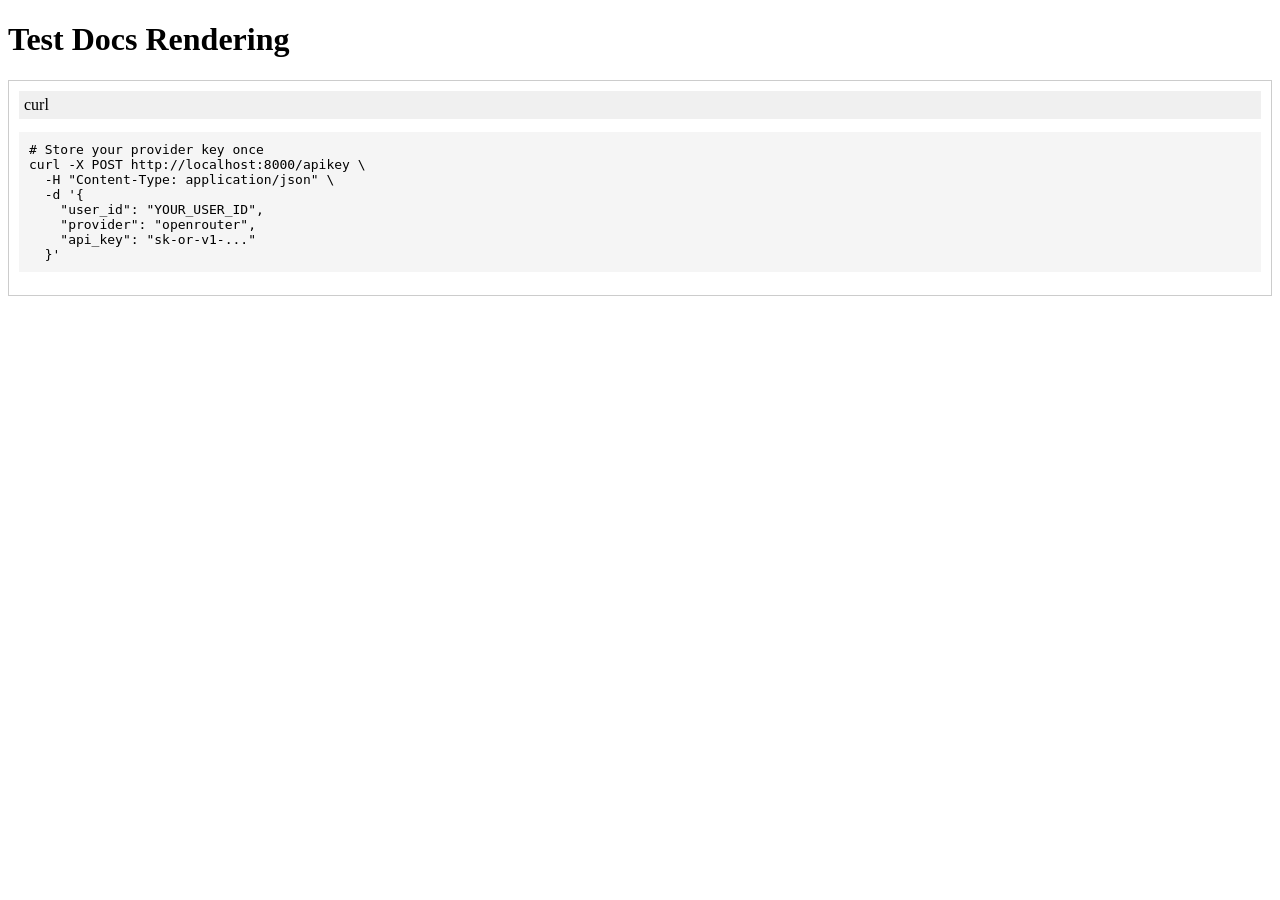
<file: test_docs_render.html>
<!DOCTYPE html>
<html>
<head>
    <title>Test Docs Rendering</title>
    <style>
        .docs-snippet { border: 1px solid #ccc; padding: 10px; margin: 10px 0; }
        .docs-snippet__header { background: #f0f0f0; padding: 5px; }
        pre { background: #f5f5f5; padding: 10px; overflow-x: auto; }
    </style>
</head>
<body>
    <h1>Test Docs Rendering</h1>
    <div id="docsSnippetQuickstart" class="docs-snippet"></div>
    
    <script>
        const DOCS_SNIPPETS = {
            curl: {
                quickstart: `# Store your provider key once
curl -X POST http://localhost:8000/apikey \\
  -H "Content-Type: application/json" \\
  -d '{
    "user_id": "YOUR_USER_ID",
    "provider": "openrouter",
    "api_key": "sk-or-v1-..."
  }'`
            }
        };
        
        function renderDocsSnippets(lang) {
            console.log("Rendering docs for lang:", lang);
            const snippets = DOCS_SNIPPETS[lang];
            const el = document.getElementById("docsSnippetQuickstart");
            console.log("Element:", el);
            const code = snippets.quickstart;
            console.log("Code length:", code.length);
            el.innerHTML = `
                <div class="docs-snippet__header">
                    <span class="docs-snippet__lang">${lang}</span>
                </div>
                <pre>${code}</pre>`;
            console.log("Rendered!");
        }
        
        renderDocsSnippets("curl");
    </script>
</body>
</html>
</file>
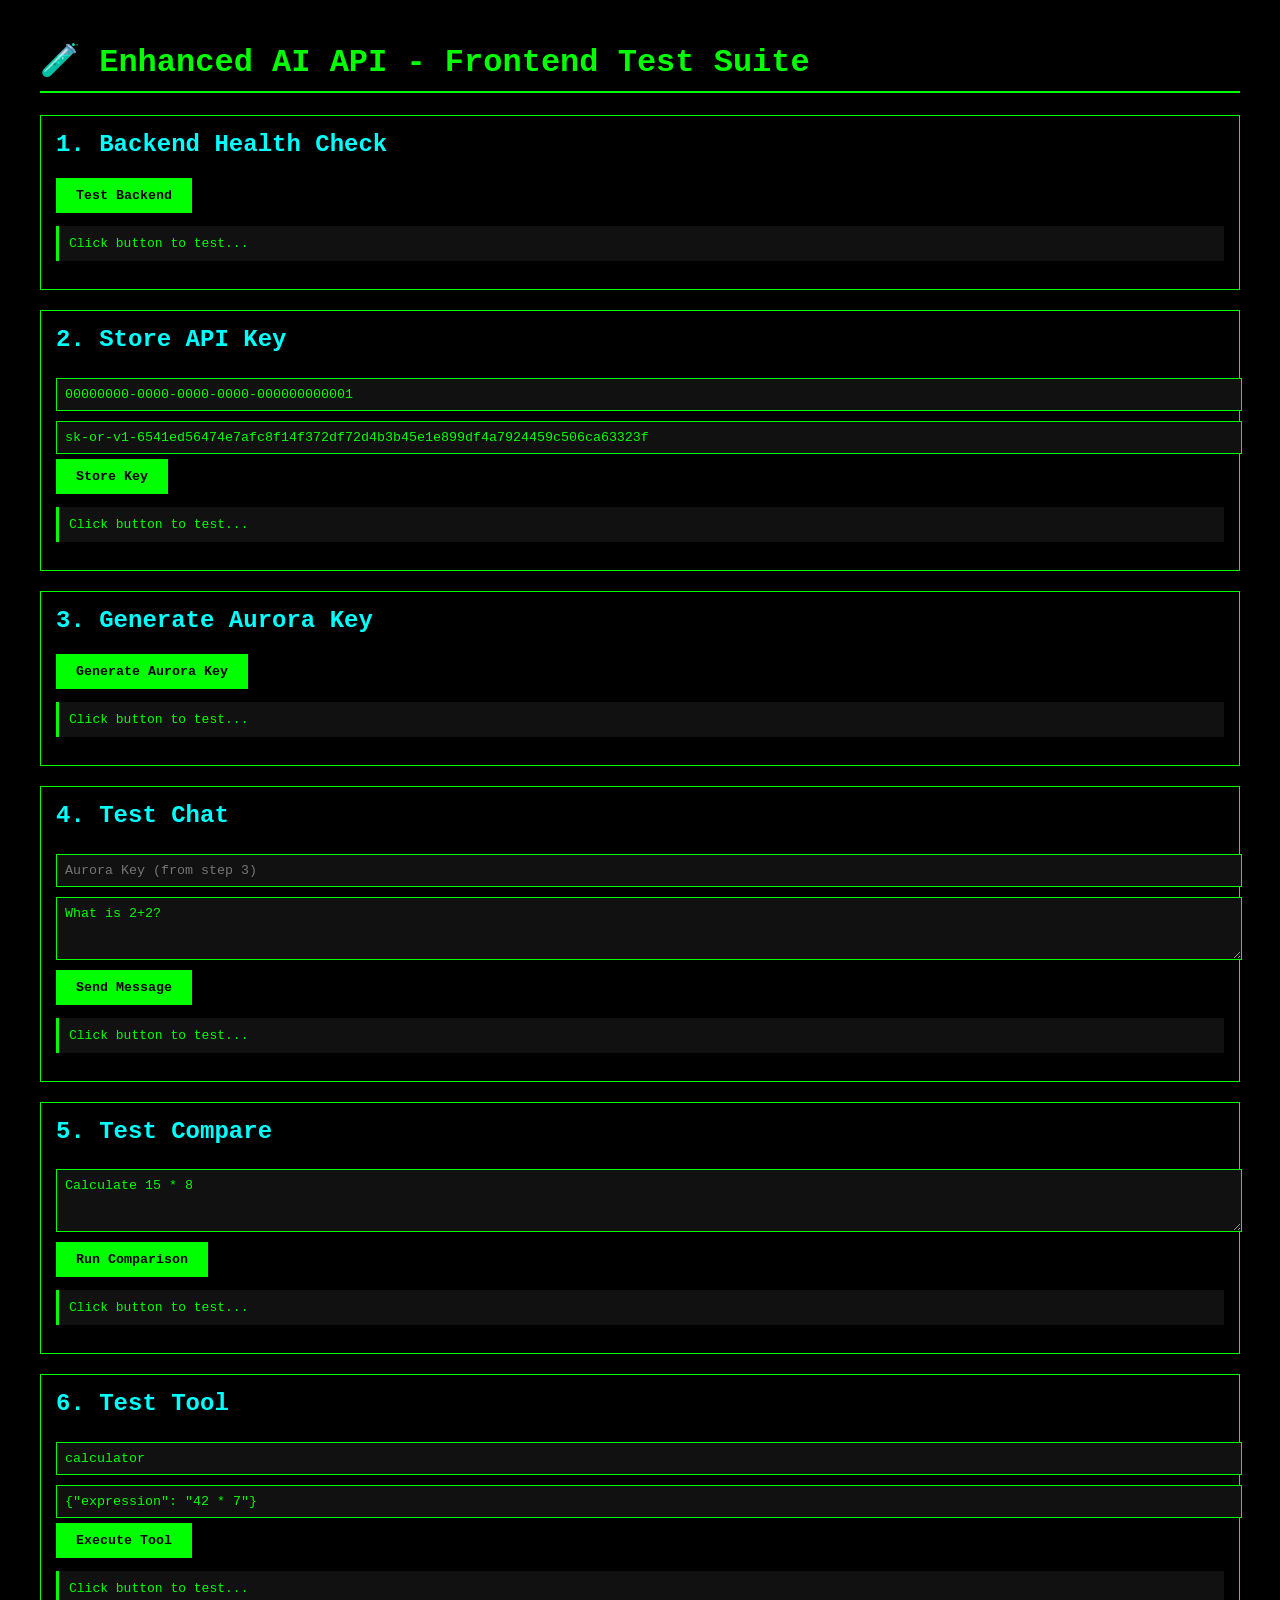
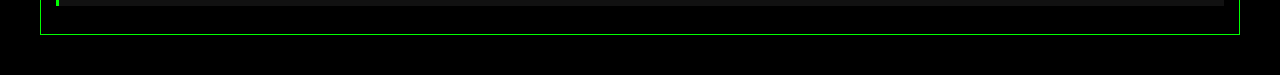
<file: TEST_FRONTEND.html>
<!DOCTYPE html>
<html lang="en">
<head>
    <meta charset="UTF-8">
    <meta name="viewport" content="width=device-width, initial-scale=1.0">
    <title>Frontend Test - Enhanced AI API</title>
    <style>
        body {
            font-family: 'Courier New', monospace;
            background: #000;
            color: #0f0;
            padding: 20px;
            max-width: 1200px;
            margin: 0 auto;
        }
        h1 { color: #0f0; border-bottom: 2px solid #0f0; padding-bottom: 10px; }
        .test { margin: 20px 0; padding: 15px; border: 1px solid #0f0; }
        .test h2 { color: #0ff; margin-top: 0; }
        button { 
            background: #0f0; 
            color: #000; 
            border: none; 
            padding: 10px 20px; 
            cursor: pointer; 
            font-family: inherit;
            font-weight: bold;
        }
        button:hover { background: #0ff; }
        pre { 
            background: #111; 
            padding: 10px; 
            overflow-x: auto; 
            border-left: 3px solid #0f0;
        }
        .success { color: #0f0; }
        .error { color: #f00; }
        .info { color: #0ff; }
        input, textarea {
            background: #111;
            color: #0f0;
            border: 1px solid #0f0;
            padding: 8px;
            font-family: inherit;
            width: 100%;
            margin: 5px 0;
        }
    </style>
</head>
<body>
    <h1>🧪 Enhanced AI API - Frontend Test Suite</h1>
    
    <div class="test">
        <h2>1. Backend Health Check</h2>
        <button onclick="testBackend()">Test Backend</button>
        <pre id="backend-result">Click button to test...</pre>
    </div>

    <div class="test">
        <h2>2. Store API Key</h2>
        <input type="text" id="user-id" placeholder="User ID" value="00000000-0000-0000-0000-000000000001">
        <input type="text" id="openrouter-key" placeholder="OpenRouter API Key" value="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">
        <button onclick="storeApiKey()">Store Key</button>
        <pre id="store-result">Click button to test...</pre>
    </div>

    <div class="test">
        <h2>3. Generate Aurora Key</h2>
        <button onclick="generateAuroraKey()">Generate Aurora Key</button>
        <pre id="aurora-result">Click button to test...</pre>
    </div>

    <div class="test">
        <h2>4. Test Chat</h2>
        <input type="text" id="aurora-key" placeholder="Aurora Key (from step 3)">
        <textarea id="chat-input" rows="3" placeholder="Enter your message...">What is 2+2?</textarea>
        <button onclick="testChat()">Send Message</button>
        <pre id="chat-result">Click button to test...</pre>
    </div>

    <div class="test">
        <h2>5. Test Compare</h2>
        <textarea id="compare-input" rows="3" placeholder="Enter your message...">Calculate 15 * 8</textarea>
        <button onclick="testCompare()">Run Comparison</button>
        <pre id="compare-result">Click button to test...</pre>
    </div>

    <div class="test">
        <h2>6. Test Tool</h2>
        <input type="text" id="tool-name" placeholder="Tool name" value="calculator">
        <input type="text" id="tool-input" placeholder="Tool input (JSON)" value='{"expression": "42 * 7"}'>
        <button onclick="testTool()">Execute Tool</button>
        <pre id="tool-result">Click button to test...</pre>
    </div>

    <script>
        const API_BASE = 'http://localhost:8000';
        let currentUserId = '00000000-0000-0000-0000-000000000001';
        let currentAuroraKey = '';

        async function testBackend() {
            const result = document.getElementById('backend-result');
            result.textContent = 'Testing...';
            try {
                const res = await fetch(`${API_BASE}/healthz`);
                const data = await res.json();
                result.innerHTML = `<span class="success">✓ Backend is healthy!</span>\n${JSON.stringify(data, null, 2)}`;
            } catch (error) {
                result.innerHTML = `<span class="error">✗ Error: ${error.message}</span>`;
            }
        }

        async function storeApiKey() {
            const result = document.getElementById('store-result');
            const userId = document.getElementById('user-id').value;
            const apiKey = document.getElementById('openrouter-key').value;
            
            result.textContent = 'Storing...';
            currentUserId = userId;
            
            try {
                const res = await fetch(`${API_BASE}/apikey`, {
                    method: 'POST',
                    headers: { 'Content-Type': 'application/json' },
                    body: JSON.stringify({
                        user_id: userId,
                        provider: 'openrouter',
                        api_key: apiKey
                    })
                });
                const data = await res.json();
                result.innerHTML = `<span class="success">✓ API key stored!</span>\n${JSON.stringify(data, null, 2)}`;
            } catch (error) {
                result.innerHTML = `<span class="error">✗ Error: ${error.message}</span>`;
            }
        }

        async function generateAuroraKey() {
            const result = document.getElementById('aurora-result');
            result.textContent = 'Generating...';
            
            try {
                const res = await fetch(`${API_BASE}/auth/issue-key`, {
                    method: 'POST',
                    headers: { 'Content-Type': 'application/json' },
                    body: JSON.stringify({
                        user_id: currentUserId,
                        name: 'Test Key',
                        scopes: ['chat', 'memory', 'tools', 'skills']
                    })
                });
                const data = await res.json();
                currentAuroraKey = data.api_key;
                document.getElementById('aurora-key').value = currentAuroraKey;
                result.innerHTML = `<span class="success">✓ Aurora key generated!</span>\n<span class="info">Key: ${currentAuroraKey}</span>\n${JSON.stringify(data, null, 2)}`;
            } catch (error) {
                result.innerHTML = `<span class="error">✗ Error: ${error.message}</span>`;
            }
        }

        async function testChat() {
            const result = document.getElementById('chat-result');
            const auroraKey = document.getElementById('aurora-key').value || currentAuroraKey;
            const input = document.getElementById('chat-input').value;
            
            if (!auroraKey) {
                result.innerHTML = '<span class="error">✗ Please generate Aurora key first!</span>';
                return;
            }
            
            result.textContent = 'Sending...';
            
            try {
                const res = await fetch(`${API_BASE}/v1/run`, {
                    method: 'POST',
                    headers: {
                        'Authorization': `Bearer ${auroraKey}`,
                        'Content-Type': 'application/json'
                    },
                    body: JSON.stringify({
                        user_id: currentUserId,
                        input: input,
                        memory_scope: 'user',
                        provider: 'openrouter',
                        model: 'openrouter/auto'
                    })
                });
                const data = await res.json();
                result.innerHTML = `<span class="success">✓ Chat response received!</span>\n<span class="info">Skill: ${data.skill}</span>\n<span class="info">Output: ${data.output.slice(0, 200)}...</span>\n${JSON.stringify(data, null, 2)}`;
            } catch (error) {
                result.innerHTML = `<span class="error">✗ Error: ${error.message}</span>`;
            }
        }

        async function testCompare() {
            const result = document.getElementById('compare-result');
            const auroraKey = document.getElementById('aurora-key').value || currentAuroraKey;
            const input = document.getElementById('compare-input').value;
            
            if (!auroraKey) {
                result.innerHTML = '<span class="error">✗ Please generate Aurora key first!</span>';
                return;
            }
            
            result.textContent = 'Comparing...';
            
            try {
                const res = await fetch(`${API_BASE}/v1/compare`, {
                    method: 'POST',
                    headers: {
                        'Authorization': `Bearer ${auroraKey}`,
                        'Content-Type': 'application/json'
                    },
                    body: JSON.stringify({
                        user_id: currentUserId,
                        input: input,
                        provider: 'openrouter',
                        model: 'openrouter/auto',
                        memory_scope: 'user'
                    })
                });
                const data = await res.json();
                result.innerHTML = `<span class="success">✓ Comparison complete!</span>
<span class="info">Baseline: ${data.baseline.output.slice(0, 100)}...</span>
<span class="info">Tuned: ${data.tuned.output.slice(0, 100)}...</span>
<span class="info">Skill: ${data.tuned.skill}</span>
<span class="info">Latency Gap: ${data.delta.latency_gap_ms}ms</span>
${JSON.stringify(data, null, 2)}`;
            } catch (error) {
                result.innerHTML = `<span class="error">✗ Error: ${error.message}</span>`;
            }
        }

        async function testTool() {
            const result = document.getElementById('tool-result');
            const auroraKey = document.getElementById('aurora-key').value || currentAuroraKey;
            const toolName = document.getElementById('tool-name').value;
            const toolInput = document.getElementById('tool-input').value;
            
            if (!auroraKey) {
                result.innerHTML = '<span class="error">✗ Please generate Aurora key first!</span>';
                return;
            }
            
            result.textContent = 'Executing...';
            
            try {
                const res = await fetch(`${API_BASE}/v1/tools/${toolName}`, {
                    method: 'POST',
                    headers: {
                        'Authorization': `Bearer ${auroraKey}`,
                        'Content-Type': 'application/json'
                    },
                    body: JSON.stringify({
                        name: toolName,
                        input: JSON.parse(toolInput)
                    })
                });
                const data = await res.json();
                result.innerHTML = `<span class="success">✓ Tool executed!</span>\n<span class="info">Output: ${data.output}</span>\n${JSON.stringify(data, null, 2)}`;
            } catch (error) {
                result.innerHTML = `<span class="error">✗ Error: ${error.message}</span>`;
            }
        }
    </script>
</body>
</html>
</file>
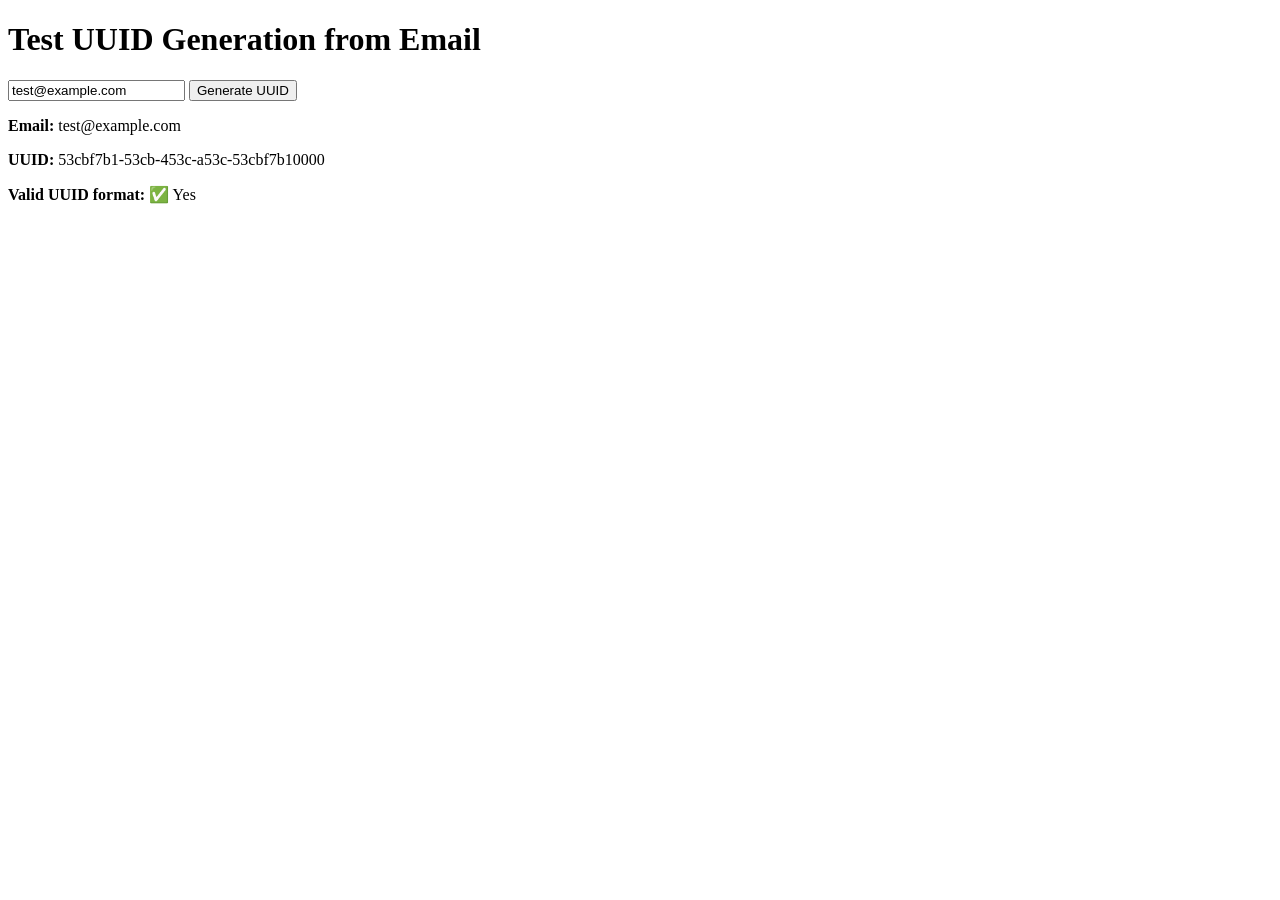
<file: test_frontend_fix.html>
<!DOCTYPE html>
<html>
<head>
    <title>Test UUID Generation</title>
</head>
<body>
    <h1>Test UUID Generation from Email</h1>
    <input type="email" id="email" placeholder="Enter email" value="test@example.com">
    <button onclick="testUUID()">Generate UUID</button>
    <div id="result"></div>
    
    <script>
        function emailToUUID(email) {
            let hash = 0;
            for (let i = 0; i < email.length; i++) {
                hash = ((hash << 5) - hash) + email.charCodeAt(i);
                hash = hash & hash;
            }
            const hex = Math.abs(hash).toString(16).padStart(8, '0');
            return `${hex.slice(0,8)}-${hex.slice(0,4)}-4${hex.slice(0,3)}-a${hex.slice(0,3)}-${hex.slice(0,12).padEnd(12, '0')}`;
        }
        
        function testUUID() {
            const email = document.getElementById('email').value;
            const uuid = emailToUUID(email.toLowerCase());
            document.getElementById('result').innerHTML = `
                <p><strong>Email:</strong> ${email}</p>
                <p><strong>UUID:</strong> ${uuid}</p>
                <p><strong>Valid UUID format:</strong> ${/^[0-9a-f]{8}-[0-9a-f]{4}-4[0-9a-f]{3}-[a-f0-9]{4}-[0-9a-f]{12}$/i.test(uuid) ? '✅ Yes' : '❌ No'}</p>
            `;
        }
        
        // Test on load
        testUUID();
    </script>
</body>
</html>
</file>
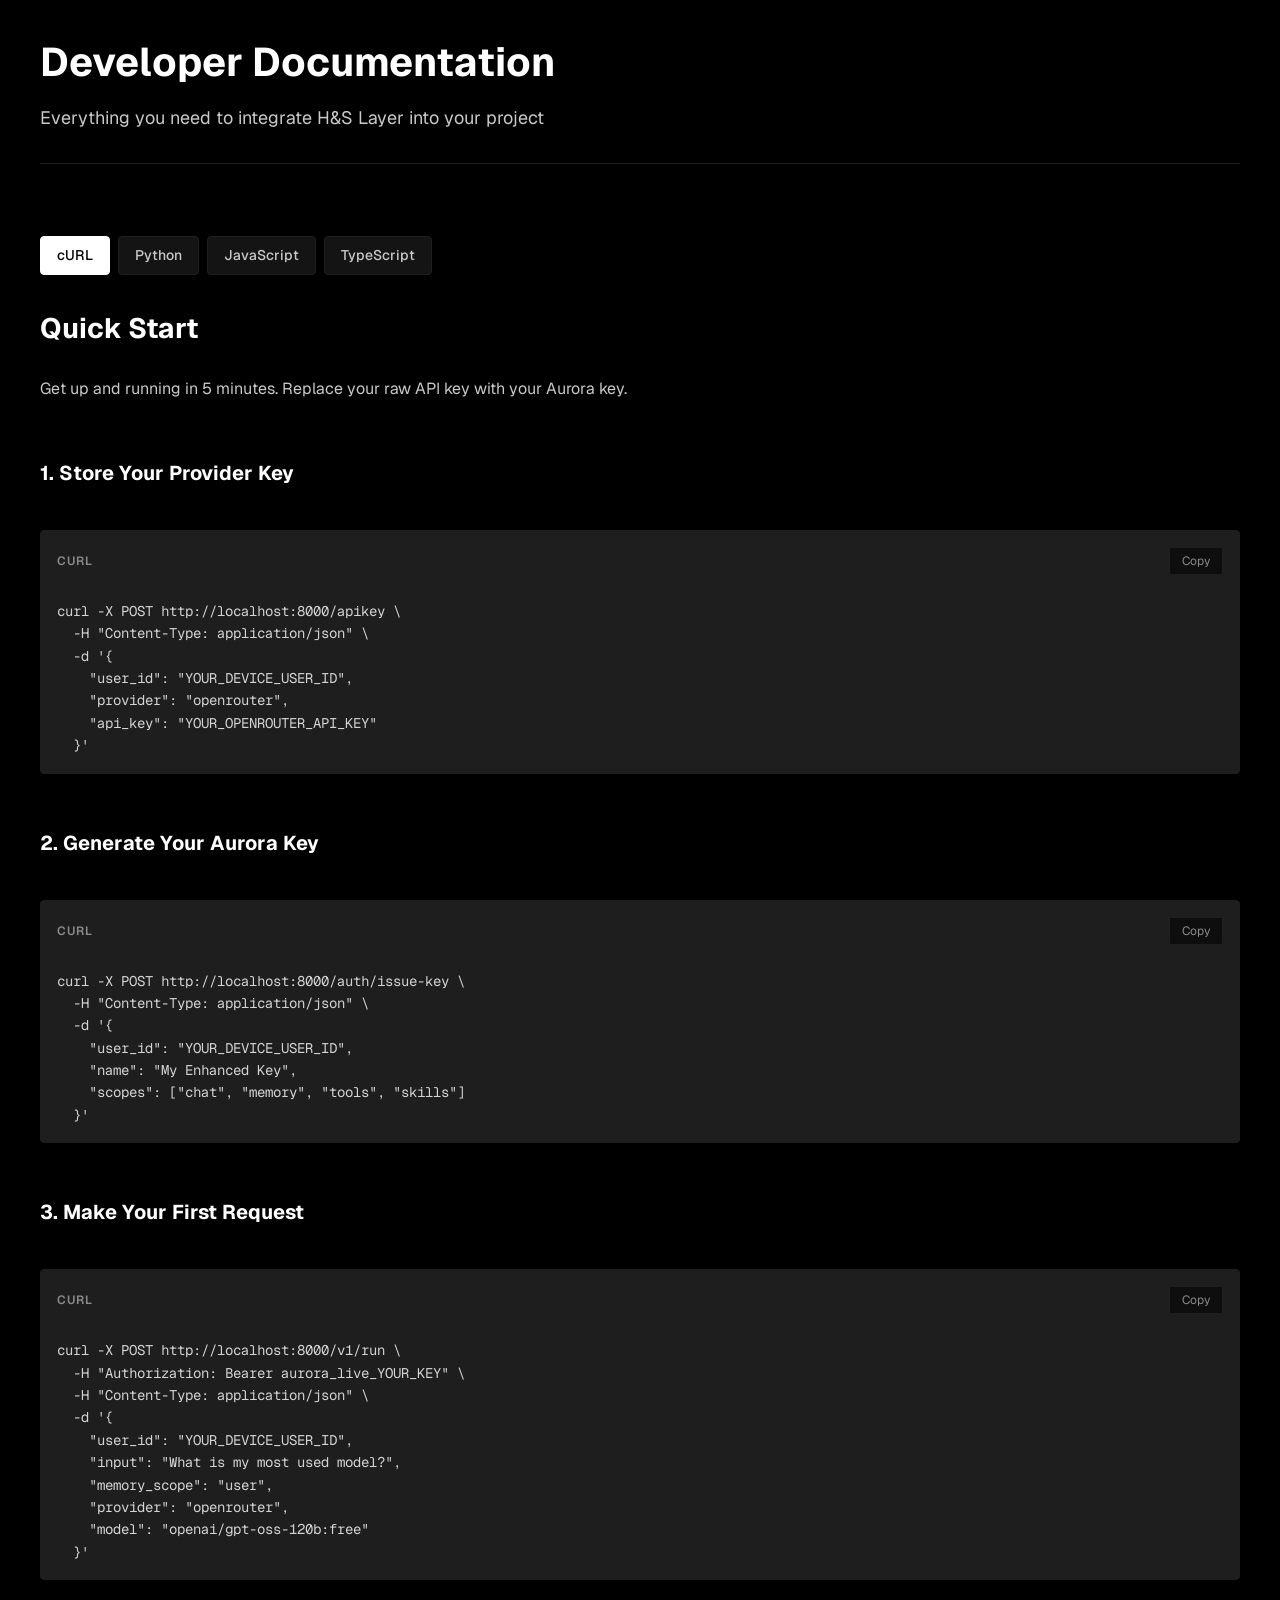
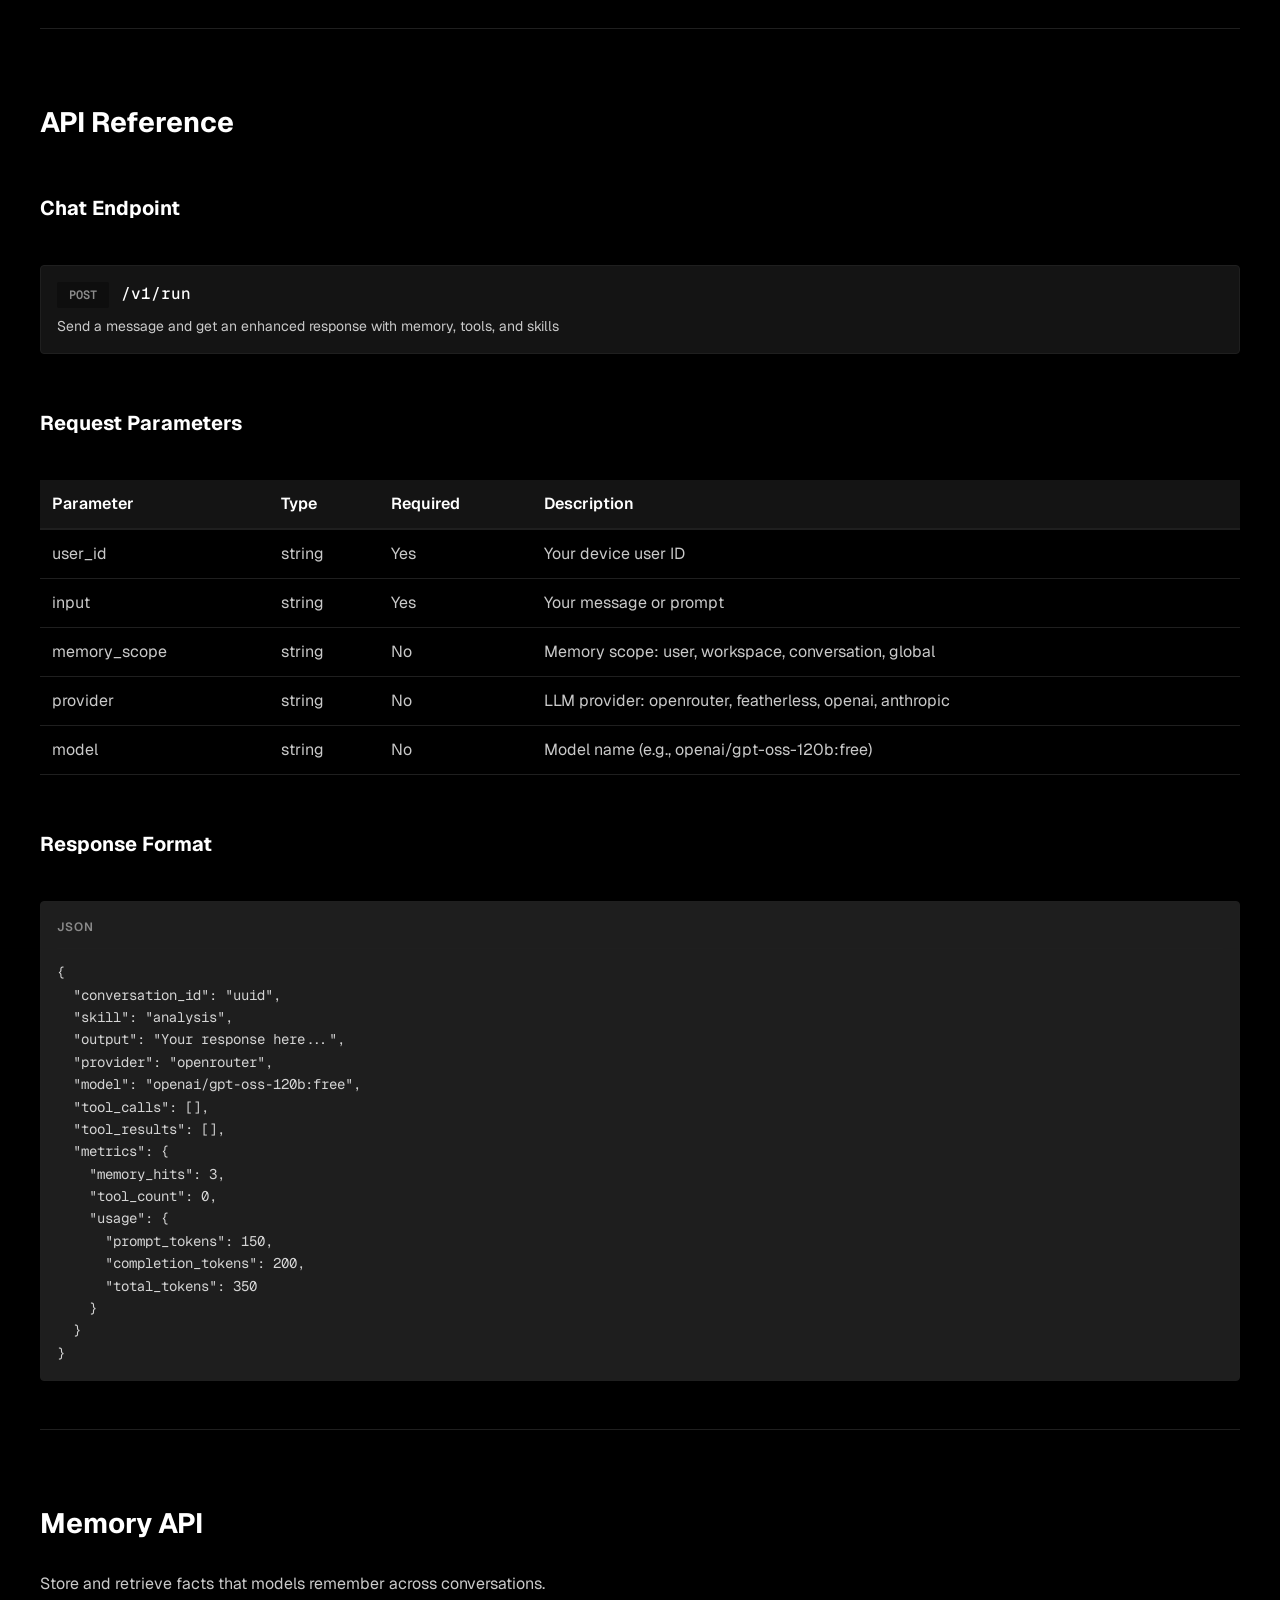
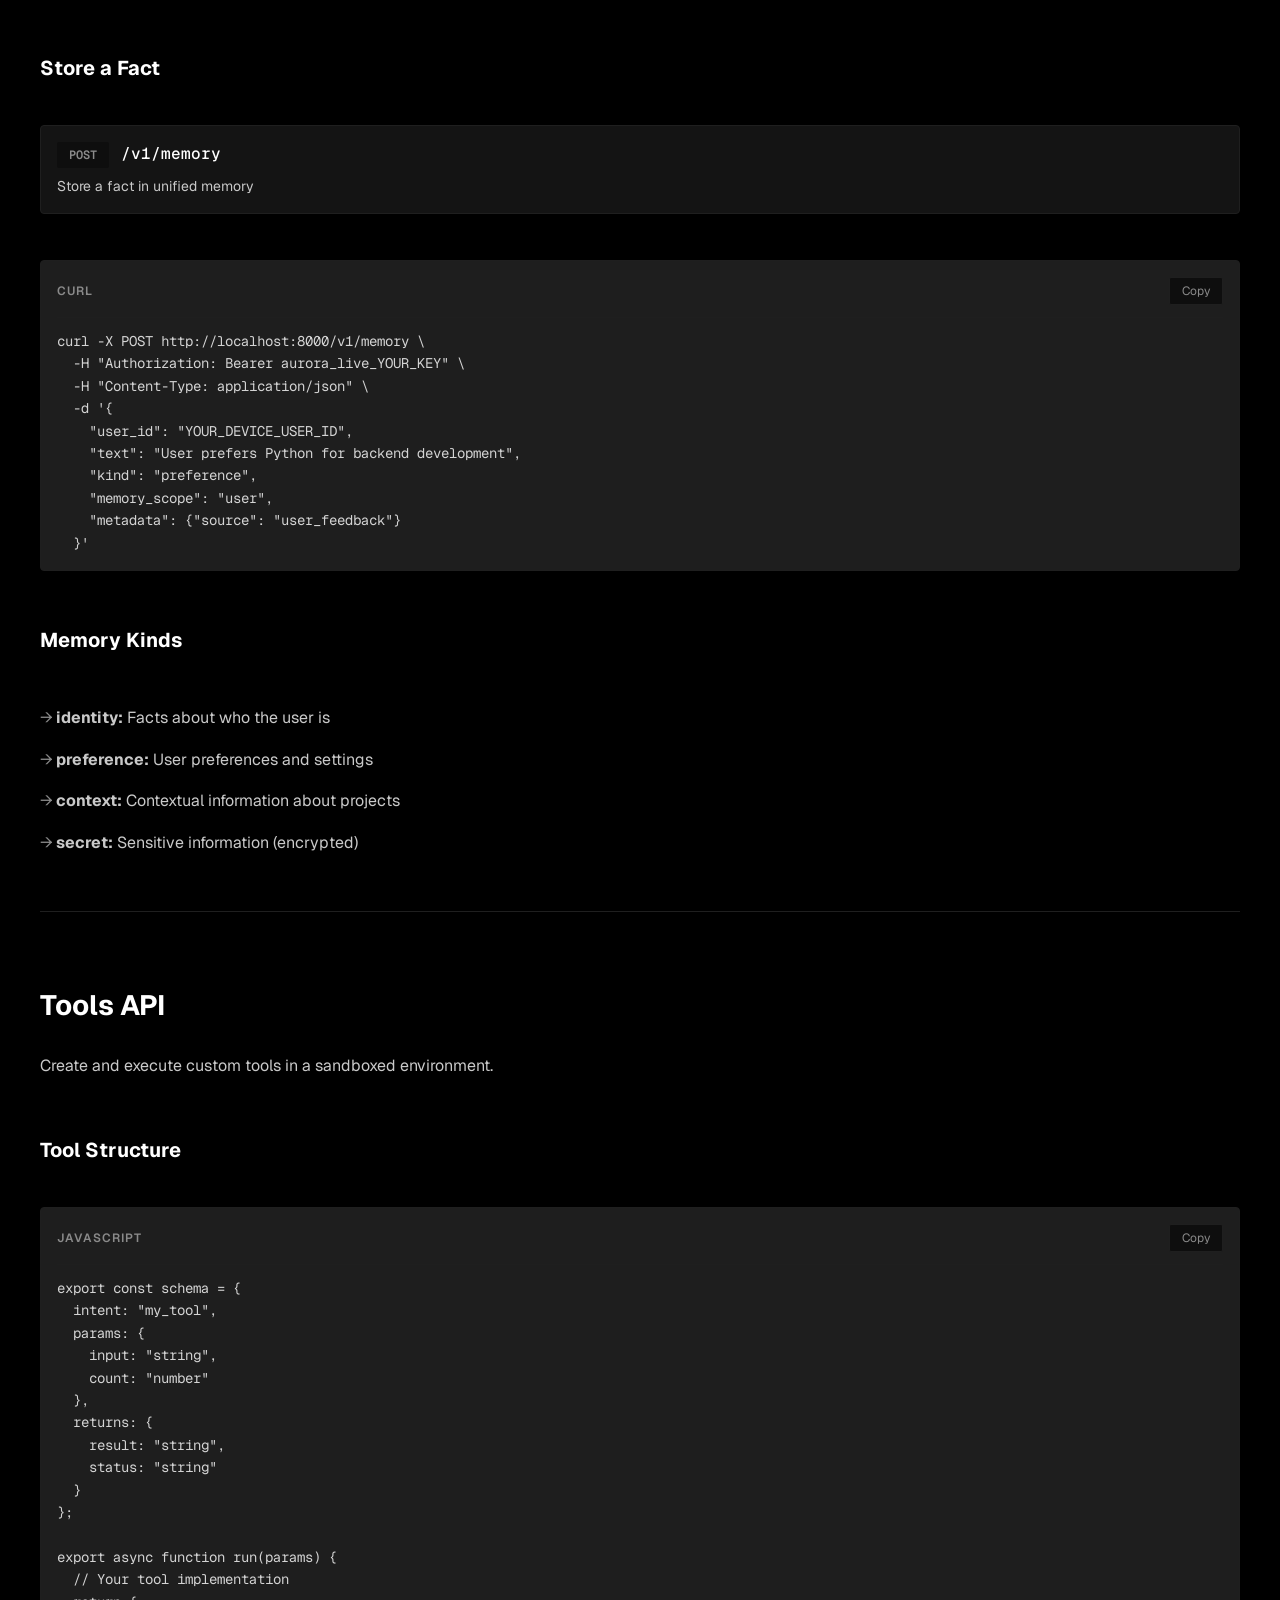
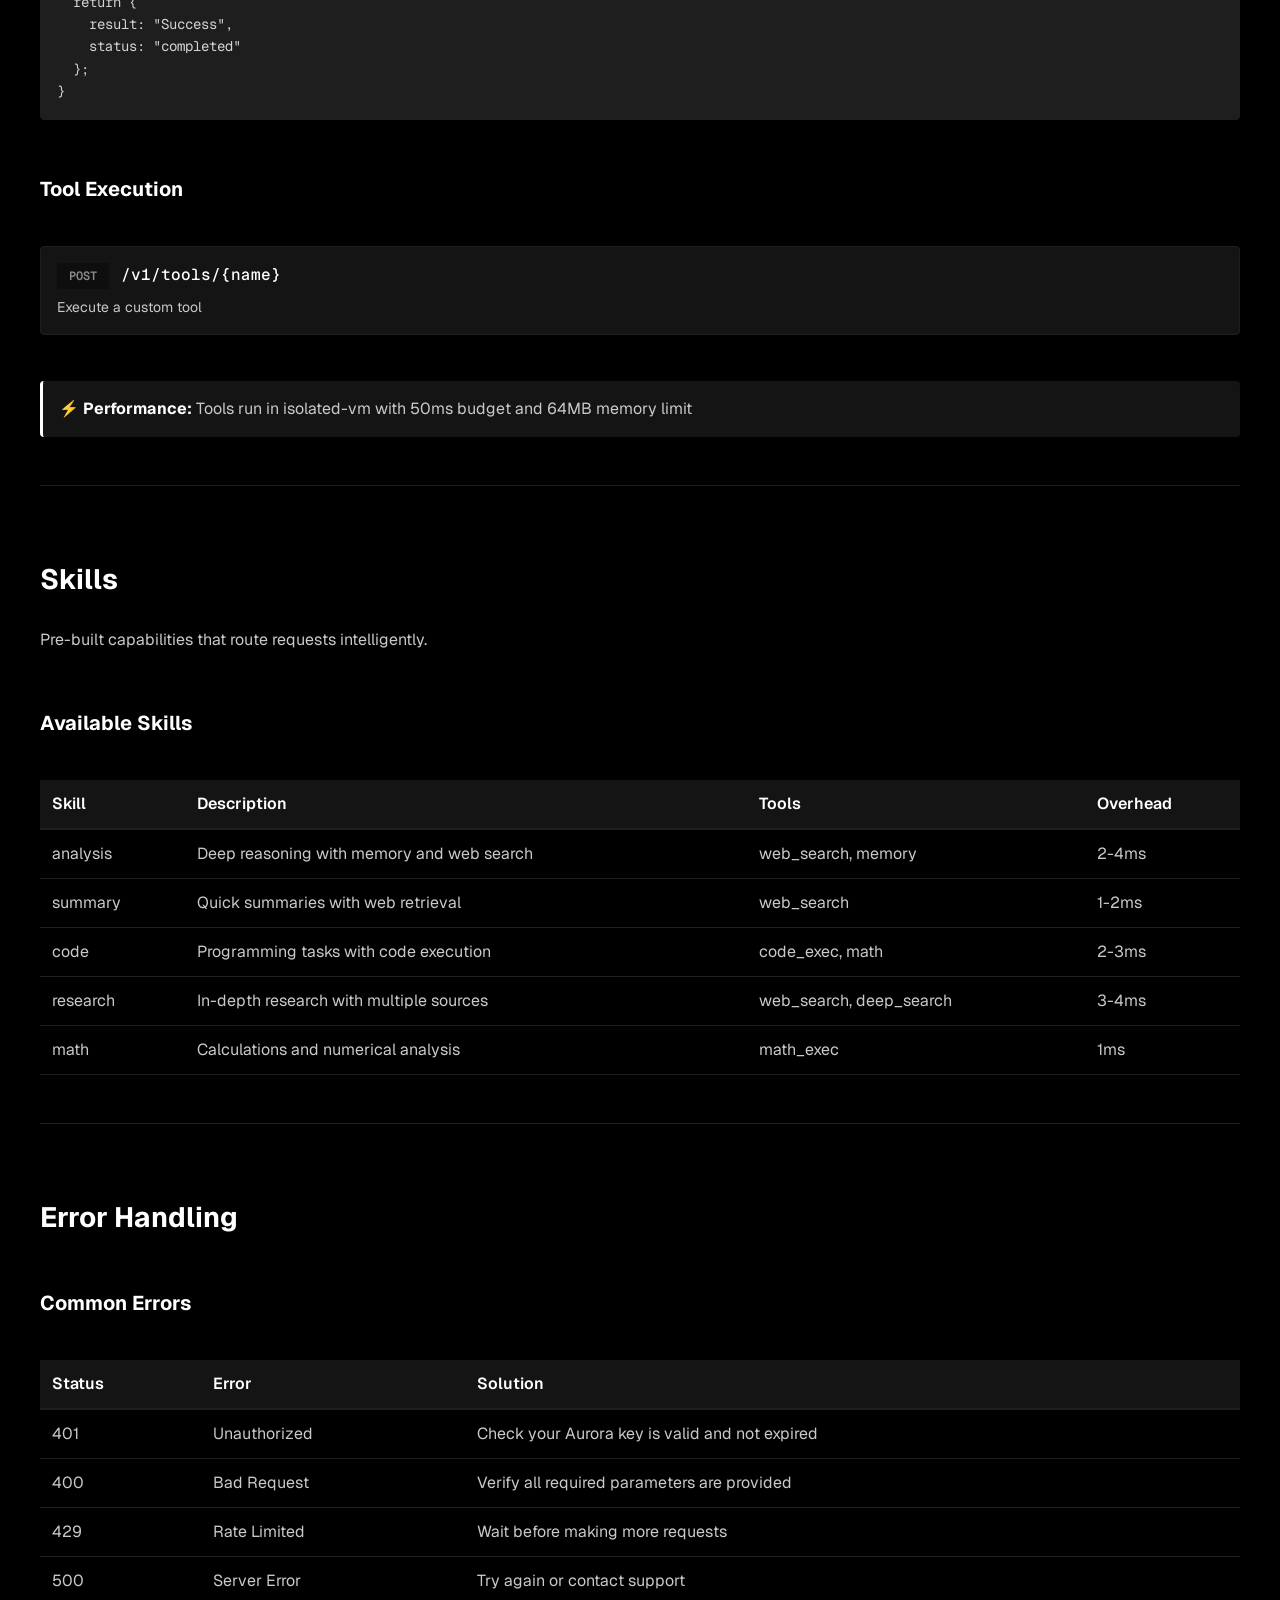
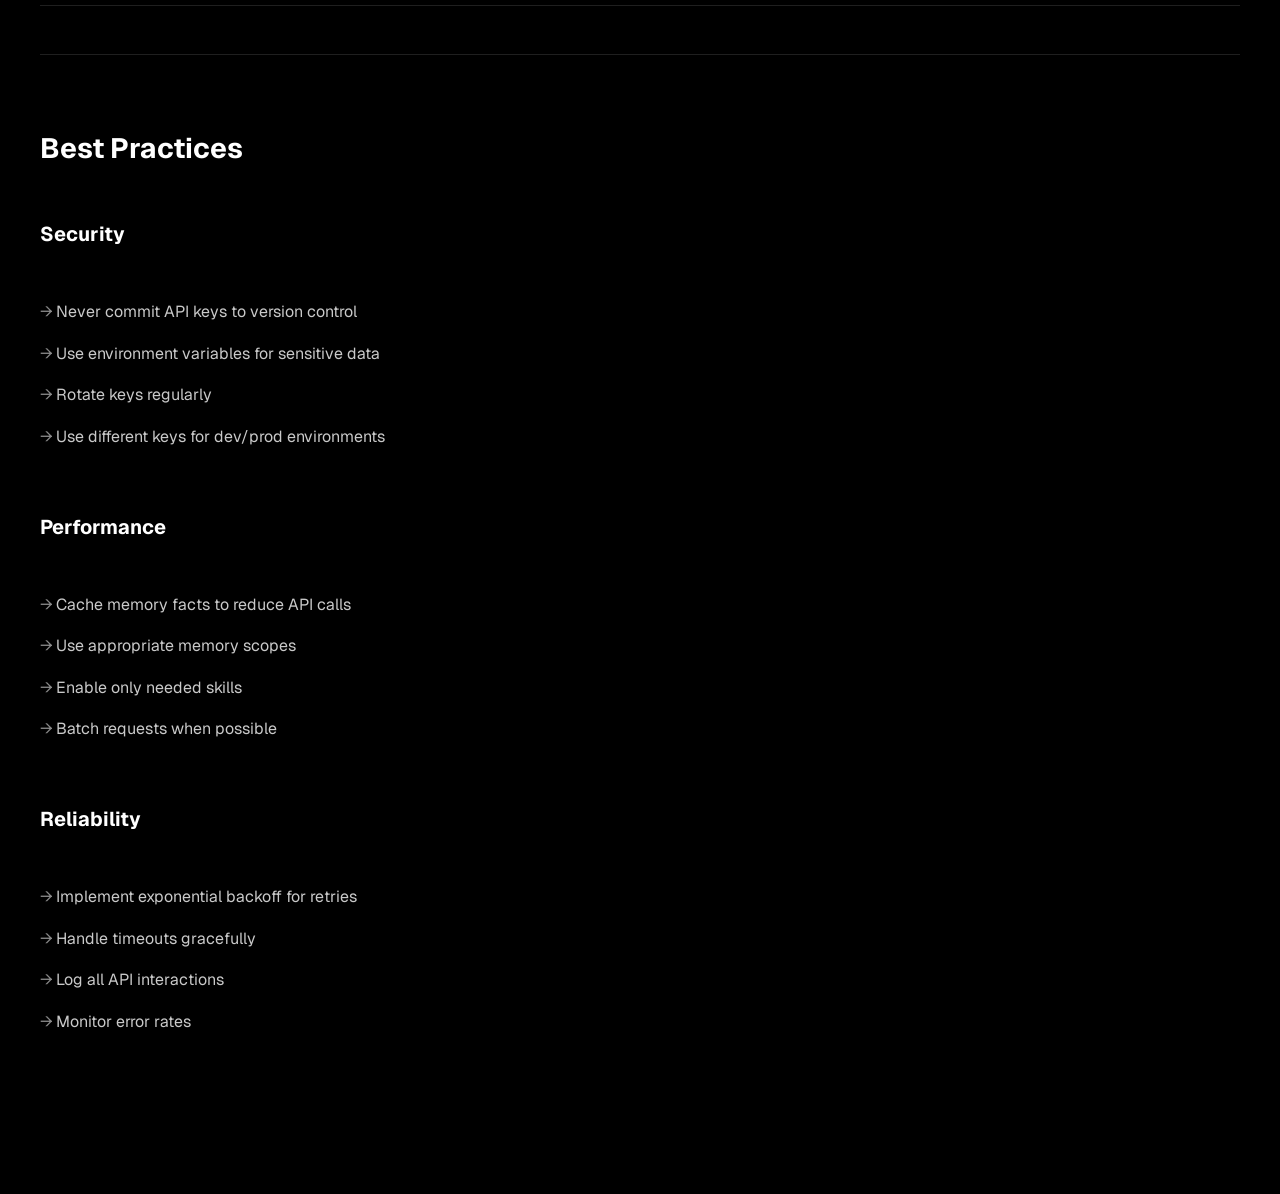
<file: frontend/dev-docs.html>
<!-- ============ DEV DOCS DASHBOARD ============ -->
<!-- This is a standalone dev docs page that can be embedded or used separately -->

<!DOCTYPE html>
<html lang="en">
<head>
    <meta charset="utf-8" />
    <meta name="viewport" content="width=device-width, initial-scale=1" />
    <title>H&S Layer - Developer Documentation</title>
    <link href="https://fonts.googleapis.com/css2?family=Geist:wght@300;400;500;600;700&family=Geist+Mono:wght@400;500;600&display=swap" rel="stylesheet" />
    <link rel="stylesheet" href="style.css" />
    <style>
        .docs-container {
            max-width: 1200px;
            margin: 0 auto;
            padding: var(--s-6);
        }

        .docs-header {
            margin-bottom: var(--s-8);
            border-bottom: 1px solid var(--border);
            padding-bottom: var(--s-6);
        }

        .docs-header h1 {
            font-size: 2.5rem;
            margin: 0 0 var(--s-3) 0;
        }

        .docs-header p {
            color: var(--text-sub);
            font-size: 1.125rem;
            margin: 0;
        }

        .docs-nav {
            display: flex;
            gap: var(--s-4);
            margin-bottom: var(--s-6);
            flex-wrap: wrap;
        }

        .docs-nav-btn {
            padding: var(--s-2) var(--s-4);
            background: var(--surface-2);
            border: 1px solid var(--border);
            border-radius: var(--r-2);
            color: var(--text-sub);
            cursor: pointer;
            font-size: 0.875rem;
            font-weight: 500;
            transition: all 0.2s ease;
        }

        .docs-nav-btn:hover,
        .docs-nav-btn.is-active {
            background: var(--accent);
            color: var(--accent-ink);
            border-color: var(--accent);
        }

        .docs-section {
            margin-bottom: var(--s-8);
            padding-bottom: var(--s-6);
            border-bottom: 1px solid var(--border);
        }

        .docs-section:last-child {
            border-bottom: none;
        }

        .docs-section h2 {
            font-size: 1.75rem;
            margin: 0 0 var(--s-3) 0;
            color: var(--text);
        }

        .docs-section h3 {
            font-size: 1.25rem;
            margin: var(--s-5) 0 var(--s-3) 0;
            color: var(--text);
        }

        .docs-section p {
            color: var(--text-sub);
            line-height: 1.8;
            margin: 0 0 var(--s-4) 0;
        }

        .docs-code-block {
            background: #1e1e1e;
            border: 1px solid var(--border);
            border-radius: var(--r-2);
            padding: var(--s-4);
            margin: var(--s-4) 0;
            overflow-x: auto;
            position: relative;
        }

        .docs-code-header {
            display: flex;
            justify-content: space-between;
            align-items: center;
            margin-bottom: var(--s-3);
            padding-bottom: var(--s-3);
            border-bottom: 1px solid var(--border);
        }

        .docs-code-lang {
            font-size: 0.75rem;
            font-weight: 600;
            color: var(--text-dim);
            text-transform: uppercase;
            letter-spacing: 1px;
        }

        .docs-code-copy {
            padding: var(--s-1) var(--s-3);
            background: var(--surface);
            border: 1px solid var(--border);
            border-radius: var(--r-1);
            color: var(--text-dim);
            font-size: 0.75rem;
            cursor: pointer;
            transition: all 0.2s ease;
        }

        .docs-code-copy:hover {
            background: var(--surface-2);
            color: var(--text);
        }

        .docs-code-copy.copied {
            background: #4ade80;
            color: #000;
        }

        .docs-code {
            font-family: var(--font-mono);
            font-size: 0.875rem;
            line-height: 1.6;
            color: #d4d4d4;
            margin: 0;
            white-space: pre-wrap;
            word-break: break-word;
        }

        .docs-table {
            width: 100%;
            border-collapse: collapse;
            margin: var(--s-4) 0;
        }

        .docs-table th {
            background: var(--surface-2);
            padding: var(--s-3);
            text-align: left;
            font-weight: 600;
            border-bottom: 2px solid var(--border);
            color: var(--text);
        }

        .docs-table td {
            padding: var(--s-3);
            border-bottom: 1px solid var(--border);
            color: var(--text-sub);
        }

        .docs-table tr:hover {
            background: var(--surface-2);
        }

        .docs-note {
            background: var(--surface-2);
            border-left: 3px solid var(--accent);
            padding: var(--s-4);
            border-radius: var(--r-2);
            margin: var(--s-4) 0;
            color: var(--text-sub);
        }

        .docs-note strong {
            color: var(--text);
        }

        .docs-list {
            list-style: none;
            padding: 0;
            margin: var(--s-4) 0;
        }

        .docs-list li {
            padding: var(--s-2) 0 var(--s-2) var(--s-4);
            position: relative;
            color: var(--text-sub);
            line-height: 1.6;
        }

        .docs-list li:before {
            content: "→";
            position: absolute;
            left: 0;
            color: var(--text-dim);
        }

        .docs-endpoint {
            background: var(--surface-2);
            border: 1px solid var(--border);
            border-radius: var(--r-2);
            padding: var(--s-4);
            margin: var(--s-4) 0;
        }

        .docs-endpoint-method {
            display: inline-block;
            padding: var(--s-1) var(--s-3);
            background: var(--surface);
            border-radius: var(--r-1);
            font-family: var(--font-mono);
            font-size: 0.75rem;
            font-weight: 600;
            color: var(--text-dim);
            margin-right: var(--s-2);
        }

        .docs-endpoint-path {
            font-family: var(--font-mono);
            color: var(--text);
            font-weight: 500;
        }

        .docs-endpoint-desc {
            color: var(--text-sub);
            margin-top: var(--s-2);
            font-size: 0.875rem;
        }

        .language-selector {
            display: flex;
            gap: var(--s-2);
            margin-bottom: var(--s-6);
        }

        .lang-btn {
            padding: var(--s-2) var(--s-4);
            background: var(--surface-2);
            border: 1px solid var(--border);
            border-radius: var(--r-2);
            color: var(--text-sub);
            cursor: pointer;
            font-size: 0.875rem;
            font-weight: 500;
            transition: all 0.2s ease;
        }

        .lang-btn:hover,
        .lang-btn.is-active {
            background: var(--accent);
            color: var(--accent-ink);
            border-color: var(--accent);
        }

        .code-sample {
            display: none;
        }

        .code-sample.is-active {
            display: block;
        }
    </style>
</head>
<body>
    <div class="docs-container">
        <!-- Header -->
        <div class="docs-header">
            <h1>Developer Documentation</h1>
            <p>Everything you need to integrate H&S Layer into your project</p>
        </div>

        <!-- Language Selector -->
        <div class="language-selector">
            <button class="lang-btn is-active" data-lang="curl">cURL</button>
            <button class="lang-btn" data-lang="python">Python</button>
            <button class="lang-btn" data-lang="javascript">JavaScript</button>
            <button class="lang-btn" data-lang="typescript">TypeScript</button>
        </div>

        <!-- Quick Start -->
        <div class="docs-section">
            <h2>Quick Start</h2>
            <p>Get up and running in 5 minutes. Replace your raw API key with your Aurora key.</p>

            <h3>1. Store Your Provider Key</h3>
            <div class="docs-code-block">
                <div class="docs-code-header">
                    <span class="docs-code-lang">cURL</span>
                    <button class="docs-code-copy" onclick="copyCode(this)">Copy</button>
                </div>
                <pre class="docs-code code-sample is-active" data-lang="curl">curl -X POST http://localhost:8000/apikey \
  -H "Content-Type: application/json" \
  -d '{
    "user_id": "YOUR_DEVICE_USER_ID",
    "provider": "openrouter",
    "api_key": "YOUR_OPENROUTER_API_KEY"
  }'</pre>
                <pre class="docs-code code-sample" data-lang="python">import requests

requests.post(
    "http://localhost:8000/apikey",
    json={
        "user_id": "YOUR_DEVICE_USER_ID",
        "provider": "openrouter",
        "api_key": "YOUR_OPENROUTER_API_KEY"
    }
)</pre>
                <pre class="docs-code code-sample" data-lang="javascript">const response = await fetch("http://localhost:8000/apikey", {
  method: "POST",
  headers: { "Content-Type": "application/json" },
  body: JSON.stringify({
    user_id: "YOUR_DEVICE_USER_ID",
    provider: "openrouter",
    api_key: "YOUR_OPENROUTER_API_KEY"
  })
});</pre>
                <pre class="docs-code code-sample" data-lang="typescript">const response = await fetch("http://localhost:8000/apikey", {
  method: "POST",
  headers: { "Content-Type": "application/json" },
  body: JSON.stringify({
    user_id: "YOUR_DEVICE_USER_ID",
    provider: "openrouter",
    api_key: "YOUR_OPENROUTER_API_KEY"
  })
});</pre>
            </div>

            <h3>2. Generate Your Aurora Key</h3>
            <div class="docs-code-block">
                <div class="docs-code-header">
                    <span class="docs-code-lang">cURL</span>
                    <button class="docs-code-copy" onclick="copyCode(this)">Copy</button>
                </div>
                <pre class="docs-code code-sample is-active" data-lang="curl">curl -X POST http://localhost:8000/auth/issue-key \
  -H "Content-Type: application/json" \
  -d '{
    "user_id": "YOUR_DEVICE_USER_ID",
    "name": "My Enhanced Key",
    "scopes": ["chat", "memory", "tools", "skills"]
  }'</pre>
                <pre class="docs-code code-sample" data-lang="python">response = requests.post(
    "http://localhost:8000/auth/issue-key",
    json={
        "user_id": "YOUR_DEVICE_USER_ID",
        "name": "My Enhanced Key",
        "scopes": ["chat", "memory", "tools", "skills"]
    }
)
api_key = response.json()["api_key"]</pre>
                <pre class="docs-code code-sample" data-lang="javascript">const response = await fetch("http://localhost:8000/auth/issue-key", {
  method: "POST",
  headers: { "Content-Type": "application/json" },
  body: JSON.stringify({
    user_id: "YOUR_DEVICE_USER_ID",
    name: "My Enhanced Key",
    scopes: ["chat", "memory", "tools", "skills"]
  })
});
const { api_key } = await response.json();</pre>
                <pre class="docs-code code-sample" data-lang="typescript">const response = await fetch("http://localhost:8000/auth/issue-key", {
  method: "POST",
  headers: { "Content-Type": "application/json" },
  body: JSON.stringify({
    user_id: "YOUR_DEVICE_USER_ID",
    name: "My Enhanced Key",
    scopes: ["chat", "memory", "tools", "skills"]
  })
});
const { api_key } = await response.json();</pre>
            </div>

            <h3>3. Make Your First Request</h3>
            <div class="docs-code-block">
                <div class="docs-code-header">
                    <span class="docs-code-lang">cURL</span>
                    <button class="docs-code-copy" onclick="copyCode(this)">Copy</button>
                </div>
                <pre class="docs-code code-sample is-active" data-lang="curl">curl -X POST http://localhost:8000/v1/run \
  -H "Authorization: Bearer aurora_live_YOUR_KEY" \
  -H "Content-Type: application/json" \
  -d '{
    "user_id": "YOUR_DEVICE_USER_ID",
    "input": "What is my most used model?",
    "memory_scope": "user",
    "provider": "openrouter",
    "model": "openai/gpt-oss-120b:free"
  }'</pre>
                <pre class="docs-code code-sample" data-lang="python">response = requests.post(
    "http://localhost:8000/v1/run",
    headers={
        "Authorization": f"Bearer {api_key}",
        "Content-Type": "application/json"
    },
    json={
        "user_id": "YOUR_DEVICE_USER_ID",
        "input": "What is my most used model?",
        "memory_scope": "user",
        "provider": "openrouter",
        "model": "openai/gpt-oss-120b:free"
    }
)
print(response.json())</pre>
                <pre class="docs-code code-sample" data-lang="javascript">const response = await fetch("http://localhost:8000/v1/run", {
  method: "POST",
  headers: {
    "Authorization": `Bearer ${apiKey}`,
    "Content-Type": "application/json"
  },
  body: JSON.stringify({
    user_id: "YOUR_DEVICE_USER_ID",
    input: "What is my most used model?",
    memory_scope: "user",
    provider: "openrouter",
    model: "openai/gpt-oss-120b:free"
  })
});
const data = await response.json();
console.log(data);</pre>
                <pre class="docs-code code-sample" data-lang="typescript">const response = await fetch("http://localhost:8000/v1/run", {
  method: "POST",
  headers: {
    "Authorization": `Bearer ${apiKey}`,
    "Content-Type": "application/json"
  },
  body: JSON.stringify({
    user_id: "YOUR_DEVICE_USER_ID",
    input: "What is my most used model?",
    memory_scope: "user",
    provider: "openrouter",
    model: "openai/gpt-oss-120b:free"
  })
});
const data = await response.json();
console.log(data);</pre>
            </div>
        </div>

        <!-- API Reference -->
        <div class="docs-section">
            <h2>API Reference</h2>

            <h3>Chat Endpoint</h3>
            <div class="docs-endpoint">
                <div>
                    <span class="docs-endpoint-method">POST</span>
                    <span class="docs-endpoint-path">/v1/run</span>
                </div>
                <div class="docs-endpoint-desc">Send a message and get an enhanced response with memory, tools, and skills</div>
            </div>

            <h3>Request Parameters</h3>
            <table class="docs-table">
                <thead>
                    <tr>
                        <th>Parameter</th>
                        <th>Type</th>
                        <th>Required</th>
                        <th>Description</th>
                    </tr>
                </thead>
                <tbody>
                    <tr>
                        <td>user_id</td>
                        <td>string</td>
                        <td>Yes</td>
                        <td>Your device user ID</td>
                    </tr>
                    <tr>
                        <td>input</td>
                        <td>string</td>
                        <td>Yes</td>
                        <td>Your message or prompt</td>
                    </tr>
                    <tr>
                        <td>memory_scope</td>
                        <td>string</td>
                        <td>No</td>
                        <td>Memory scope: user, workspace, conversation, global</td>
                    </tr>
                    <tr>
                        <td>provider</td>
                        <td>string</td>
                        <td>No</td>
                        <td>LLM provider: openrouter, featherless, openai, anthropic</td>
                    </tr>
                    <tr>
                        <td>model</td>
                        <td>string</td>
                        <td>No</td>
                        <td>Model name (e.g., openai/gpt-oss-120b:free)</td>
                    </tr>
                </tbody>
            </table>

            <h3>Response Format</h3>
            <div class="docs-code-block">
                <div class="docs-code-header">
                    <span class="docs-code-lang">JSON</span>
                </div>
                <pre class="docs-code">{
  "conversation_id": "uuid",
  "skill": "analysis",
  "output": "Your response here...",
  "provider": "openrouter",
  "model": "openai/gpt-oss-120b:free",
  "tool_calls": [],
  "tool_results": [],
  "metrics": {
    "memory_hits": 3,
    "tool_count": 0,
    "usage": {
      "prompt_tokens": 150,
      "completion_tokens": 200,
      "total_tokens": 350
    }
  }
}</pre>
            </div>
        </div>

        <!-- Memory API -->
        <div class="docs-section">
            <h2>Memory API</h2>
            <p>Store and retrieve facts that models remember across conversations.</p>

            <h3>Store a Fact</h3>
            <div class="docs-endpoint">
                <div>
                    <span class="docs-endpoint-method">POST</span>
                    <span class="docs-endpoint-path">/v1/memory</span>
                </div>
                <div class="docs-endpoint-desc">Store a fact in unified memory</div>
            </div>

            <div class="docs-code-block">
                <div class="docs-code-header">
                    <span class="docs-code-lang">cURL</span>
                    <button class="docs-code-copy" onclick="copyCode(this)">Copy</button>
                </div>
                <pre class="docs-code code-sample is-active" data-lang="curl">curl -X POST http://localhost:8000/v1/memory \
  -H "Authorization: Bearer aurora_live_YOUR_KEY" \
  -H "Content-Type: application/json" \
  -d '{
    "user_id": "YOUR_DEVICE_USER_ID",
    "text": "User prefers Python for backend development",
    "kind": "preference",
    "memory_scope": "user",
    "metadata": {"source": "user_feedback"}
  }'</pre>
                <pre class="docs-code code-sample" data-lang="python">requests.post(
    "http://localhost:8000/v1/memory",
    headers={
        "Authorization": f"Bearer {api_key}",
        "Content-Type": "application/json"
    },
    json={
        "user_id": "YOUR_DEVICE_USER_ID",
        "text": "User prefers Python for backend development",
        "kind": "preference",
        "memory_scope": "user",
        "metadata": {"source": "user_feedback"}
    }
)</pre>
                <pre class="docs-code code-sample" data-lang="javascript">await fetch("http://localhost:8000/v1/memory", {
  method: "POST",
  headers: {
    "Authorization": `Bearer ${apiKey}`,
    "Content-Type": "application/json"
  },
  body: JSON.stringify({
    user_id: "YOUR_DEVICE_USER_ID",
    text: "User prefers Python for backend development",
    kind: "preference",
    memory_scope: "user",
    metadata: { source: "user_feedback" }
  })
});</pre>
                <pre class="docs-code code-sample" data-lang="typescript">await fetch("http://localhost:8000/v1/memory", {
  method: "POST",
  headers: {
    "Authorization": `Bearer ${apiKey}`,
    "Content-Type": "application/json"
  },
  body: JSON.stringify({
    user_id: "YOUR_DEVICE_USER_ID",
    text: "User prefers Python for backend development",
    kind: "preference",
    memory_scope: "user",
    metadata: { source: "user_feedback" }
  })
});</pre>
            </div>

            <h3>Memory Kinds</h3>
            <ul class="docs-list">
                <li><strong>identity:</strong> Facts about who the user is</li>
                <li><strong>preference:</strong> User preferences and settings</li>
                <li><strong>context:</strong> Contextual information about projects</li>
                <li><strong>secret:</strong> Sensitive information (encrypted)</li>
            </ul>
        </div>

        <!-- Tools API -->
        <div class="docs-section">
            <h2>Tools API</h2>
            <p>Create and execute custom tools in a sandboxed environment.</p>

            <h3>Tool Structure</h3>
            <div class="docs-code-block">
                <div class="docs-code-header">
                    <span class="docs-code-lang">JavaScript</span>
                    <button class="docs-code-copy" onclick="copyCode(this)">Copy</button>
                </div>
                <pre class="docs-code">export const schema = {
  intent: "my_tool",
  params: {
    input: "string",
    count: "number"
  },
  returns: {
    result: "string",
    status: "string"
  }
};

export async function run(params) {
  // Your tool implementation
  return {
    result: "Success",
    status: "completed"
  };
}</pre>
            </div>

            <h3>Tool Execution</h3>
            <div class="docs-endpoint">
                <div>
                    <span class="docs-endpoint-method">POST</span>
                    <span class="docs-endpoint-path">/v1/tools/{name}</span>
                </div>
                <div class="docs-endpoint-desc">Execute a custom tool</div>
            </div>

            <div class="docs-note">
                <strong>⚡ Performance:</strong> Tools run in isolated-vm with 50ms budget and 64MB memory limit
            </div>
        </div>

        <!-- Skills -->
        <div class="docs-section">
            <h2>Skills</h2>
            <p>Pre-built capabilities that route requests intelligently.</p>

            <h3>Available Skills</h3>
            <table class="docs-table">
                <thead>
                    <tr>
                        <th>Skill</th>
                        <th>Description</th>
                        <th>Tools</th>
                        <th>Overhead</th>
                    </tr>
                </thead>
                <tbody>
                    <tr>
                        <td>analysis</td>
                        <td>Deep reasoning with memory and web search</td>
                        <td>web_search, memory</td>
                        <td>2-4ms</td>
                    </tr>
                    <tr>
                        <td>summary</td>
                        <td>Quick summaries with web retrieval</td>
                        <td>web_search</td>
                        <td>1-2ms</td>
                    </tr>
                    <tr>
                        <td>code</td>
                        <td>Programming tasks with code execution</td>
                        <td>code_exec, math</td>
                        <td>2-3ms</td>
                    </tr>
                    <tr>
                        <td>research</td>
                        <td>In-depth research with multiple sources</td>
                        <td>web_search, deep_search</td>
                        <td>3-4ms</td>
                    </tr>
                    <tr>
                        <td>math</td>
                        <td>Calculations and numerical analysis</td>
                        <td>math_exec</td>
                        <td>1ms</td>
                    </tr>
                </tbody>
            </table>
        </div>

        <!-- Error Handling -->
        <div class="docs-section">
            <h2>Error Handling</h2>

            <h3>Common Errors</h3>
            <table class="docs-table">
                <thead>
                    <tr>
                        <th>Status</th>
                        <th>Error</th>
                        <th>Solution</th>
                    </tr>
                </thead>
                <tbody>
                    <tr>
                        <td>401</td>
                        <td>Unauthorized</td>
                        <td>Check your Aurora key is valid and not expired</td>
                    </tr>
                    <tr>
                        <td>400</td>
                        <td>Bad Request</td>
                        <td>Verify all required parameters are provided</td>
                    </tr>
                    <tr>
                        <td>429</td>
                        <td>Rate Limited</td>
                        <td>Wait before making more requests</td>
                    </tr>
                    <tr>
                        <td>500</td>
                        <td>Server Error</td>
                        <td>Try again or contact support</td>
                    </tr>
                </tbody>
            </table>
        </div>

        <!-- Best Practices -->
        <div class="docs-section">
            <h2>Best Practices</h2>

            <h3>Security</h3>
            <ul class="docs-list">
                <li>Never commit API keys to version control</li>
                <li>Use environment variables for sensitive data</li>
                <li>Rotate keys regularly</li>
                <li>Use different keys for dev/prod environments</li>
            </ul>

            <h3>Performance</h3>
            <ul class="docs-list">
                <li>Cache memory facts to reduce API calls</li>
                <li>Use appropriate memory scopes</li>
                <li>Enable only needed skills</li>
                <li>Batch requests when possible</li>
            </ul>

            <h3>Reliability</h3>
            <ul class="docs-list">
                <li>Implement exponential backoff for retries</li>
                <li>Handle timeouts gracefully</li>
                <li>Log all API interactions</li>
                <li>Monitor error rates</li>
            </ul>
        </div>
    </div>

    <script>
        // Language switching
        document.querySelectorAll(".lang-btn").forEach(btn => {
            btn.addEventListener("click", () => {
                const lang = btn.getAttribute("data-lang");
                
                // Update active button
                document.querySelectorAll(".lang-btn").forEach(b => {
                    b.classList.toggle("is-active", b === btn);
                });
                
                // Update code samples
                document.querySelectorAll(".code-sample").forEach(sample => {
                    sample.classList.toggle("is-active", sample.getAttribute("data-lang") === lang);
                });
            });
        });

        // Copy code
        function copyCode(button) {
            const codeBlock = button.closest(".docs-code-block");
            const code = codeBlock.querySelector(".code-sample.is-active");
            if (!code) return;
            
            navigator.clipboard.writeText(code.textContent).then(() => {
                const originalText = button.textContent;
                button.textContent = "✓ Copied";
                button.classList.add("copied");
                setTimeout(() => {
                    button.textContent = originalText;
                    button.classList.remove("copied");
                }, 2000);
            });
        }
    </script>
</body>
</html>
</file>
<file: frontend/style.css>
/* ============================================================
   H&S Layer — Functional Minimalism
   Strict black/white. Featherless-compatible typography.
   ============================================================ */

:root {
    /* monochrome palette */
    --bg: #000000;
    --bg-elev: #0a0a0a;
    --surface: #0e0e0e;
    --surface-2: #141414;
    --surface-3: #1a1a1a;
    --border: #1f1f1f;
    --border-strong: #2a2a2a;
    --border-hot: #3a3a3a;

    --text: #ffffff;
    --text-sub: #c9c9c9;
    --text-dim: #8a8a8a;
    --text-mute: #5a5a5a;
    --text-whisper: #3a3a3a;

    --accent: #ffffff;
    --accent-ink: #000000;

    --ok: #dcdcdc;
    --warn: #bdbdbd;

    /* type */
    --font-sans: "Geist", -apple-system, BlinkMacSystemFont, "Segoe UI", Inter, sans-serif;
    --font-mono: "Geist Mono", "JetBrains Mono", "SF Mono", ui-monospace, monospace;

    /* radii — sharp */
    --r-0: 0px;
    --r-1: 2px;
    --r-2: 4px;
    --r-3: 6px;

    /* spacing scale */
    --s-1: 4px;
    --s-2: 8px;
    --s-3: 12px;
    --s-4: 16px;
    --s-5: 24px;
    --s-6: 32px;
    --s-7: 48px;
    --s-8: 72px;
    --s-9: 120px;

    --nav-h: 64px;
}

/* Code Blocks and Syntax Highlighting - IDE Style */
.code-block-container {
    background: #1e1e1e; /* VS Code dark background */
    border: 1px solid #3e3e42;
    border-radius: 12px;
    margin: 1.5rem 0;
    overflow: hidden;
    box-shadow: 0 8px 16px rgba(0, 0, 0, 0.4), 0 0 0 1px rgba(255, 255, 255, 0.05);
    transition: box-shadow 0.3s ease, transform 0.2s ease;
}

.code-block-container:hover {
    box-shadow: 0 12px 24px rgba(0, 0, 0, 0.5), 0 0 0 1px rgba(255, 255, 255, 0.1);
    transform: translateY(-2px);
}

.code-block-header {
    display: flex;
    justify-content: space-between;
    align-items: center;
    padding: 0.875rem 1.25rem;
    background: linear-gradient(180deg, #2d2d30 0%, #252526 100%);
    border-bottom: 1px solid #3e3e42;
}

.code-block-lang {
    color: #858585;
    font-family: var(--font-mono);
    font-size: 0.75rem;
    text-transform: uppercase;
    letter-spacing: 0.15em;
    font-weight: 700;
}

.code-copy-btn {
    background: #3e3e42;
    border: 1px solid #4e4e52;
    color: #cccccc;
    padding: 0.4rem 0.9rem;
    border-radius: 6px;
    font-size: 0.75rem;
    cursor: pointer;
    transition: all 0.2s ease;
    font-family: var(--font-mono);
    font-weight: 600;
}

.code-copy-btn:hover {
    background: #4e4e52;
    color: #ffffff;
    border-color: #5e5e62;
    transform: translateY(-1px);
}

.code-copy-btn.copied {
    background: #4ec9b0;
    color: #1e1e1e;
    border-color: #4ec9b0;
}

.code-block-content {
    background: #1e1e1e; /* VS Code dark */
    color: #d4d4d4; /* VS Code text */
    padding: 1.5rem;
    overflow-x: auto;
    font-family: 'Consolas', 'Monaco', 'Courier New', var(--font-mono);
    font-size: 14px;
    line-height: 1.7;
    margin: 0;
}

.code-block-content code {
    font-family: inherit;
    color: inherit;
    display: block;
}

/* Syntax Highlighting - VS Code Dark+ Theme - Enhanced */
.syntax-keyword {
    color: #569cd6; /* Blue for keywords */
    font-weight: 700;
}

.syntax-string {
    color: #ce9178; /* Orange for strings */
}

.syntax-comment {
    color: #6a9955; /* Green for comments */
    font-style: italic;
    opacity: 0.9;
}

.syntax-number {
    color: #b5cea8; /* Light green for numbers */
}

.syntax-builtin {
    color: #4ec9b0; /* Cyan for built-in functions */
    font-weight: 700;
}

.syntax-function {
    color: #dcdcaa; /* Yellow for function names */
    font-weight: 800;
}

.syntax-class {
    color: #4ec9b0; /* Cyan for class names */
    font-weight: 800;
}

.syntax-constant {
    color: #569cd6; /* Blue for True/False/None */
    font-weight: 700;
}

.syntax-decorator {
    color: #c586c0; /* Purple for decorators */
    font-weight: 600;
}

.syntax-special {
    color: #9cdcfe; /* Light blue for self, this, cls */
    font-style: italic;
}

.syntax-type {
    color: #4ec9b0; /* Cyan for type annotations */
    font-weight: 600;
}

/* Inline code */
.inline-code {
    background: #2d2d2d;
    color: #d4d4d4;
    padding: 0.25em 0.5em;
    border-radius: 4px;
    font-family: var(--font-mono);
    font-size: 0.9em;
    border: 1px solid #3e3e42;
}


/* Inline Code */
.inline-code {
    background: var(--surface-2);
    color: var(--text);
    padding: 0.125rem 0.25rem;
    border-radius: var(--r-0);
    font-family: var(--font-mono);
    font-size: 0.875em;
}

/* Markdown Elements */
.md-header {
    color: var(--text);
    font-weight: 600;
    margin: 1rem 0 0.5rem;
}

.md-list {
    margin: 0.5rem 0;
    padding-left: 1.5rem;
}

.md-list-item {
    margin: 0.25rem 0;
}

.md-link {
    color: var(--accent);
    text-decoration: none;
    border-bottom: 1px solid transparent;
    transition: border-color 0.2s ease;
}

.md-link:hover {
    border-bottom-color: var(--accent);
}

/* Search Preview */
.search-preview {
    background: var(--surface);
    border: 1px solid var(--border);
    border-radius: var(--r-1);
    padding: 1rem;
    margin: 1rem 0;
}

.search-preview h4 {
    color: var(--text);
    margin: 0 0 1rem;
    font-size: 1.125rem;
    font-weight: 600;
}

.search-results {
    max-height: 300px;
    overflow-y: auto;
    margin: 0 0 1rem;
}

.search-result {
    background: var(--surface-2);
    border: 1px solid var(--border);
    border-radius: var(--r-1);
    padding: 1rem;
    margin: 0 0 0.75rem;
}

.search-result h5 {
    margin: 0 0 0.5rem;
    font-size: 0.875rem;
}

.search-result h5 a {
    color: var(--text);
    text-decoration: none;
}

.search-result h5 a:hover {
    color: var(--accent);
}

.search-snippet {
    color: var(--text-sub);
    font-size: 0.875rem;
    line-height: 1.4;
    margin: 0.5rem 0;
}

.search-url {
    color: var(--text-dim);
    font-size: 0.75rem;
    word-break: break-all;
}

.btn--small {
    padding: 0.5rem 1rem;
    font-size: 0.875rem;
}
    --container: 1280px;
}

/* reset */
*, *::before, *::after { box-sizing: border-box; }
html, body { margin: 0; padding: 0; }
/* [hidden] must always hide, even when element CSS sets display */
[hidden] { display: none !important; }
body {
    background: var(--bg);
    color: var(--text);
    font-family: var(--font-sans);
    -webkit-font-smoothing: antialiased;
    -moz-osx-font-smoothing: grayscale;
    font-feature-settings: "ss01", "cv11", "cv02";
    line-height: 1.5;
    min-height: 100vh;
    overflow-x: hidden;
}

button { font: inherit; color: inherit; background: none; border: 0; cursor: pointer; }
input, select, textarea { font: inherit; color: inherit; background: none; border: 0; outline: 0; }
a { color: inherit; text-decoration: none; }

::selection { background: #fff; color: #000; }
::-webkit-scrollbar { width: 10px; height: 10px; }
::-webkit-scrollbar-track { background: var(--bg); }
::-webkit-scrollbar-thumb { background: var(--border-strong); border-radius: 0; }
::-webkit-scrollbar-thumb:hover { background: var(--border-hot); }

/* ==== hidden React shell ==== */
#root { display: none !important; }

/* utility */
.mono { font-family: var(--font-mono); font-weight: 500; letter-spacing: -0.01em; }
.mono-dim { font-family: var(--font-mono); color: var(--text-dim); font-size: 11px; letter-spacing: 0.04em; text-transform: uppercase; }
.h-dim { color: var(--text-dim); }
.route { display: none; }
.route:not([hidden]) { display: block; }

/* ============================================================
   NAV
   ============================================================ */
.nav {
    position: sticky; top: 0; z-index: 50;
    background: rgba(0,0,0,0.72);
    backdrop-filter: blur(16px);
    -webkit-backdrop-filter: blur(16px);
    border-bottom: 1px solid var(--border);
    height: var(--nav-h);
}
.nav__inner {
    max-width: var(--container);
    margin: 0 auto;
    padding: 0 var(--s-5);
    height: 100%;
    display: flex;
    align-items: center;
    justify-content: space-between;
    gap: var(--s-5);
}
.nav__logo {
    display: inline-flex; align-items: center; gap: var(--s-2);
    font-family: var(--font-mono);
    font-weight: 600;
    letter-spacing: -0.02em;
    font-size: 14px;
    transition: opacity .18s ease;
}
.nav__logo:hover { opacity: .8; }
.logo-mark {
    display: inline-grid; place-items: center;
    width: 26px; height: 26px;
    border: 1px solid var(--border-strong);
    border-radius: var(--r-2);
    background: var(--surface);
}
.logo-type__dim { color: var(--text-dim); margin-left: 2px; }

.nav__links { display: flex; gap: var(--s-5); align-items: center; }
.nav__link {
    font-size: 13px;
    color: var(--text-dim);
    transition: color .18s ease;
    font-weight: 400;
}
.nav__link:hover { color: var(--text); }
.nav__link--ext { color: var(--text-mute); }

.nav__cta { display: flex; gap: var(--s-2); }

/* ============================================================
   BUTTONS
   ============================================================ */
.btn {
    display: inline-flex;
    align-items: center;
    justify-content: center;
    gap: 8px;
    padding: 9px 14px;
    font-size: 13px;
    font-weight: 500;
    letter-spacing: -0.005em;
    border-radius: var(--r-2);
    border: 1px solid transparent;
    transition: background .16s ease, border-color .16s ease, color .16s ease, transform .16s ease;
    white-space: nowrap;
}
.btn:active { transform: translateY(1px); }

.btn--solid {
    background: var(--accent);
    color: var(--accent-ink);
    border-color: var(--accent);
}
.btn--solid:hover { background: #e7e7e7; border-color: #e7e7e7; }

.btn--ghost {
    background: transparent;
    color: var(--text);
    border-color: var(--border-strong);
}
.btn--ghost:hover { border-color: var(--text); background: var(--surface); }

.btn--lg { padding: 13px 18px; font-size: 14px; }
.btn--block { width: 100%; }

/* ============================================================
   HERO
   ============================================================ */
.hero {
    position: relative;
    max-width: var(--container);
    margin: 0 auto;
    padding: var(--s-8) var(--s-5) var(--s-7);
    overflow: hidden;
}
.hero::before {
    content: "";
    position: absolute;
    inset: 0;
    background-image:
        linear-gradient(to right, rgba(255,255,255,0.03) 1px, transparent 1px),
        linear-gradient(to bottom, rgba(255,255,255,0.03) 1px, transparent 1px);
    background-size: 64px 64px;
    mask-image: radial-gradient(ellipse at 60% 40%, #000 0%, transparent 70%);
    -webkit-mask-image: radial-gradient(ellipse at 60% 40%, #000 0%, transparent 70%);
    pointer-events: none;
}
.hero__grid {
    position: relative;
    display: grid;
    grid-template-columns: minmax(0,1.1fr) minmax(0,1fr);
    gap: var(--s-7);
    align-items: center;
}
.hero__left { min-width: 0; }
.hero__right { position: relative; min-width: 0; }

.chip {
    display: inline-flex;
    align-items: center;
    gap: var(--s-2);
    padding: 6px 10px 6px 8px;
    border: 1px solid var(--border-strong);
    background: var(--surface);
    border-radius: 999px;
    font-size: 12px;
    color: var(--text-dim);
    font-family: var(--font-mono);
    letter-spacing: -0.01em;
}
.chip__dot {
    width: 7px; height: 7px; border-radius: 50%;
    background: #fff;
    box-shadow: 0 0 0 3px rgba(255,255,255,0.12);
    animation: pulse 2.2s ease-in-out infinite;
}
@keyframes pulse {
    0%,100% { box-shadow: 0 0 0 3px rgba(255,255,255,0.12); }
    50% { box-shadow: 0 0 0 6px rgba(255,255,255,0.04); }
}

.hero__title {
    font-size: clamp(40px, 6.4vw, 72px);
    line-height: 1.02;
    letter-spacing: -0.035em;
    font-weight: 500;
    margin: var(--s-5) 0 var(--s-4);
}
.hero__sub {
    font-size: 17px;
    line-height: 1.55;
    color: var(--text-sub);
    max-width: 560px;
    margin: 0 0 var(--s-6);
}
.hero__ctas { display: flex; gap: var(--s-3); flex-wrap: wrap; margin-bottom: var(--s-6); }

.hero__meta {
    display: flex;
    align-items: center;
    gap: var(--s-4);
    padding-top: var(--s-5);
    border-top: 1px solid var(--border);
    flex-wrap: wrap;
}
.hero__meta-item { display: flex; flex-direction: column; gap: 4px; }
.hero__meta-item .mono { font-size: 13px; }
.hero__meta-divider { width: 1px; height: 22px; background: var(--border-strong); }

/* terminal */
.terminal {
    background: var(--surface);
    border: 1px solid var(--border-strong);
    border-radius: var(--r-3);
    overflow: hidden;
    box-shadow: 0 40px 80px -40px rgba(0,0,0,0.9);
    position: relative;
    z-index: 2;
}
.terminal__bar {
    display: flex; align-items: center; gap: 6px;
    padding: 10px 14px;
    border-bottom: 1px solid var(--border);
    background: var(--surface-2);
}
.terminal__dot {
    width: 10px; height: 10px; border-radius: 50%;
    border: 1px solid var(--border-hot);
    background: transparent;
}
.terminal__title {
    margin-left: 10px;
    font-family: var(--font-mono);
    font-size: 12px;
    color: var(--text-dim);
}
.terminal__body {
    padding: 18px 18px 22px;
    font-family: var(--font-mono);
    font-size: 13px;
    line-height: 1.65;
    color: var(--text-sub);
    min-height: 320px;
    white-space: pre-wrap;
}
.term-line { display: block; }
.term-cmd  { color: var(--text); }
.term-ok   { color: #fff; }
.term-dim  { color: var(--text-mute); }
.term-kw   { color: #fff; font-weight: 600; }
.term-cur::after {
    content: "▍";
    display: inline-block;
    margin-left: 2px;
    color: #fff;
    animation: blink 1s steps(2) infinite;
}
@keyframes blink { 50% { opacity: 0; } }

/* abstract cube */
.hero__cube {
    position: absolute;
    right: -40px; bottom: -40px;
    width: 180px; height: 180px;
    perspective: 800px;
    pointer-events: none;
    opacity: 0.9;
    z-index: 1;
}
.cube {
    position: relative;
    width: 120px; height: 120px;
    transform-style: preserve-3d;
    animation: spin 24s linear infinite;
    margin: 30px auto;
}
.cube__face {
    position: absolute;
    width: 120px; height: 120px;
    border: 1px solid var(--border-hot);
    background: linear-gradient(135deg, rgba(255,255,255,0.02), rgba(255,255,255,0.06));
    backdrop-filter: blur(8px);
}
.cube__face--f  { transform: translateZ(60px); }
.cube__face--b  { transform: rotateY(180deg) translateZ(60px); }
.cube__face--r  { transform: rotateY(90deg) translateZ(60px); }
.cube__face--l  { transform: rotateY(-90deg) translateZ(60px); }
.cube__face--t  { transform: rotateX(90deg) translateZ(60px); }
.cube__face--bt { transform: rotateX(-90deg) translateZ(60px); }
@keyframes spin {
    0%   { transform: rotateX(-25deg) rotateY(0deg); }
    100% { transform: rotateX(-25deg) rotateY(360deg); }
}

/* marquee */
.marquee {
    position: relative;
    margin-top: var(--s-8);
    border-top: 1px solid var(--border);
    border-bottom: 1px solid var(--border);
    padding: 18px 0;
    overflow: hidden;
    mask-image: linear-gradient(to right, transparent, #000 15%, #000 85%, transparent);
    -webkit-mask-image: linear-gradient(to right, transparent, #000 15%, #000 85%, transparent);
}
.marquee__track {
    display: flex;
    gap: var(--s-5);
    font-family: var(--font-mono);
    font-size: 13px;
    color: var(--text-dim);
    white-space: nowrap;
    animation: scroll 38s linear infinite;
}
.marquee__track > span { flex-shrink: 0; }
@keyframes scroll {
    0%   { transform: translateX(0); }
    100% { transform: translateX(-50%); }
}

/* ============================================================
   SECTIONS (about, features, etc.)
   ============================================================ */
.section {
    max-width: var(--container);
    margin: 0 auto;
    padding: var(--s-9) var(--s-5);
    border-top: 1px solid var(--border);
}
.section--tight { padding: var(--s-8) var(--s-5); }
.section__head { max-width: 820px; margin-bottom: var(--s-7); }
.eyebrow {
    font-family: var(--font-mono);
    font-size: 11px;
    letter-spacing: 0.12em;
    text-transform: uppercase;
    color: var(--text-mute);
    display: inline-block;
    margin-bottom: var(--s-4);
}
.section__title {
    font-size: clamp(30px, 4.5vw, 52px);
    line-height: 1.05;
    letter-spacing: -0.03em;
    font-weight: 500;
    margin: 0 0 var(--s-4);
}
.section__sub {
    font-size: 16px;
    color: var(--text-sub);
    max-width: 640px;
    line-height: 1.6;
    margin: 0;
}

/* compare card */
.compare-card {
    display: grid;
    grid-template-columns: 1fr 48px 1fr;
    align-items: stretch;
    border: 1px solid var(--border-strong);
    background: var(--surface);
    border-radius: var(--r-3);
    overflow: hidden;
}
.compare-card__pane {
    padding: var(--s-6) var(--s-6);
    display: flex; flex-direction: column; gap: var(--s-5);
}
.compare-card__pane--alt { background: var(--surface-2); border-left: 1px solid var(--border); border-right: none; }
.compare-card__header {
    display: flex; align-items: center; justify-content: space-between;
}
.compare-card__divider {
    display: grid; place-items: center;
    border-left: 1px dashed var(--border-hot);
    border-right: 1px dashed var(--border-hot);
    background: var(--bg);
    color: var(--text-mute);
    font-family: var(--font-mono);
    font-size: 18px;
}
.tag {
    display: inline-flex; align-items: center;
    padding: 3px 8px;
    font-family: var(--font-mono);
    font-size: 10.5px;
    letter-spacing: 0.06em;
    text-transform: uppercase;
    background: #fff;
    color: #000;
    border-radius: var(--r-1);
    font-weight: 600;
}
.tag--muted { background: transparent; color: var(--text-dim); border: 1px solid var(--border-strong); font-weight: 500; }

.checklist { list-style: none; padding: 0; margin: 0; display: flex; flex-direction: column; gap: 10px; }
.checklist li {
    position: relative;
    padding-left: 26px;
    color: var(--text-sub);
    font-size: 14.5px;
}
.checklist li::before {
    content: "";
    position: absolute;
    left: 0; top: 8px;
    width: 14px; height: 14px;
    border: 1px solid var(--border-hot);
    border-radius: var(--r-1);
}
.checklist--off li::before { content: "×"; display: grid; place-items: center; color: var(--text-mute); font-size: 14px; line-height: 12px; padding-bottom: 2px; }
.checklist--on li::before  { background: #fff; border-color: #fff; }
.checklist--on li::after {
    content: "";
    position: absolute;
    left: 3px; top: 11px;
    width: 8px; height: 4px;
    border-left: 1.5px solid #000;
    border-bottom: 1.5px solid #000;
    transform: rotate(-45deg);
}

.keyline {
    margin-top: auto;
    padding: 12px 14px;
    border: 1px solid var(--border-hot);
    border-radius: var(--r-2);
    font-family: var(--font-mono);
    font-size: 13px;
    background: var(--bg);
    letter-spacing: -0.01em;
    word-break: break-all;
}
.keyline--alt { background: #fff; color: #000; border-color: #fff; }
.keyline--alt .mono-dim { color: #444; }

/* features */
.features {
    display: grid;
    grid-template-columns: repeat(3, 1fr);
    gap: 0;
    border: 1px solid var(--border-strong);
    border-radius: var(--r-3);
    overflow: hidden;
    background: var(--surface);
}
.feature-card {
    padding: var(--s-6);
    border-right: 1px solid var(--border);
    display: flex; flex-direction: column; gap: var(--s-3);
    position: relative;
    transition: background .2s ease;
}
.feature-card:last-child { border-right: 0; }
.feature-card:hover { background: var(--surface-2); }
.feature-card__num {
    font-family: var(--font-mono);
    font-size: 11px;
    color: var(--text-mute);
    letter-spacing: 0.1em;
}
.feature-card h3 {
    font-size: 22px; font-weight: 500;
    letter-spacing: -0.02em;
    margin: 0;
}
.feature-card p { color: var(--text-sub); font-size: 14.5px; line-height: 1.55; margin: 0; }
.feature-card__proof {
    margin-top: var(--s-3);
    padding-top: var(--s-3);
    border-top: 1px dashed var(--border-hot);
    display: flex; justify-content: space-between; align-items: center;
}
.feature-card__proof .mono { font-size: 12px; color: var(--text); }

/* endcta */
.endcta {
    border-top: 1px solid var(--border);
    border-bottom: 1px solid var(--border);
    background:
        radial-gradient(circle at 20% 30%, rgba(255,255,255,0.05), transparent 40%),
        radial-gradient(circle at 80% 70%, rgba(255,255,255,0.04), transparent 40%),
        var(--bg);
}
.endcta__inner {
    max-width: var(--container);
    margin: 0 auto;
    padding: var(--s-9) var(--s-5);
    display: flex; align-items: center; justify-content: space-between; gap: var(--s-6);
    flex-wrap: wrap;
}
.endcta h2 {
    font-size: clamp(28px, 4vw, 44px);
    line-height: 1.05;
    letter-spacing: -0.03em;
    font-weight: 500;
    margin: 0;
}
.endcta__ctas { display: flex; gap: var(--s-3); }

/* footer */
.footer {
    padding: var(--s-6) 0;
}
.footer__inner {
    max-width: var(--container);
    margin: 0 auto;
    padding: 0 var(--s-5);
    display: flex; justify-content: space-between; align-items: center; flex-wrap: wrap; gap: var(--s-3);
}
.footer__links { display: flex; gap: var(--s-5); font-size: 13px; color: var(--text-dim); }
.footer__links a { transition: color .15s ease; }
.footer__links a:hover { color: var(--text); }

/* ============================================================
   AUTH
   ============================================================ */
.auth {
    min-height: calc(100vh - var(--nav-h));
    background:
        linear-gradient(to right, rgba(255,255,255,0.02) 1px, transparent 1px) 0 0 / 48px 100% repeat-x,
        var(--bg);
    padding: var(--s-7) var(--s-5);
}
.auth__centered {
    max-width: 460px;
    margin: 0 auto;
    padding-top: var(--s-4);
}
.auth__back {
    display: inline-flex; font-family: var(--font-mono);
    font-size: 12px; color: var(--text-dim);
    margin-bottom: var(--s-5);
    transition: color .15s ease;
}
.auth__back:hover { color: var(--text); }

/* stepper */
.stepper {
    list-style: none;
    padding: 0;
    margin: 0 0 var(--s-6);
    display: flex;
    align-items: center;
    gap: 10px;
}
.stepper__step {
    display: inline-flex;
    align-items: center;
    gap: 8px;
    font-family: var(--font-mono);
    font-size: 11px;
    letter-spacing: 0.06em;
    text-transform: uppercase;
    color: var(--text-mute);
    white-space: nowrap;
}
.stepper__num {
    display: inline-grid; place-items: center;
    width: 22px; height: 22px;
    border: 1px solid var(--border-strong);
    border-radius: var(--r-1);
    font-size: 10.5px;
    color: var(--text-mute);
    background: var(--surface);
}
.stepper__step.is-active { color: var(--text); }
.stepper__step.is-active .stepper__num {
    background: #fff; color: #000; border-color: #fff;
}
.stepper__step.is-done { color: var(--text-sub); }
.stepper__step.is-done .stepper__num {
    border-color: var(--text);
    color: var(--text);
    background: transparent;
}
.stepper__bar {
    flex: 1;
    height: 1px;
    background: var(--border-strong);
    min-width: 24px;
}
.stepper__bar.is-done { background: var(--text); }

.auth__switcher {
    display: inline-flex;
    border: 1px solid var(--border-strong);
    border-radius: var(--r-2);
    padding: 3px;
    background: var(--surface);
    margin-bottom: var(--s-5);
}
.auth__switch {
    padding: 7px 14px;
    font-size: 12.5px;
    font-family: var(--font-mono);
    color: var(--text-dim);
    border-radius: var(--r-1);
    transition: background .15s ease, color .15s ease;
}
.auth__switch.is-active { background: #fff; color: #000; font-weight: 600; }

.auth__title {
    font-size: 40px;
    letter-spacing: -0.03em;
    line-height: 1.05;
    font-weight: 500;
    margin: 0 0 12px;
}
.auth__sub { color: var(--text-sub); font-size: 14.5px; margin: 0 0 var(--s-6); }
.auth__fineprint {
    margin-top: var(--s-5);
    font-family: var(--font-mono);
    font-size: 11.5px;
    color: var(--text-mute);
    text-align: center;
}
.auth__fineprint a { color: var(--text-dim); transition: color .15s ease; margin-left: 4px; }
.auth__fineprint a:hover { color: var(--text); }

.auth__form { display: flex; flex-direction: column; gap: var(--s-3); }
.field {
    display: flex; flex-direction: column; gap: 6px;
    padding: 10px 14px;
    background: var(--surface);
    border: 1px solid var(--border-strong);
    border-radius: var(--r-2);
    transition: border-color .15s ease;
}
.field:focus-within { border-color: var(--text); }
.field__label {
    font-family: var(--font-mono); font-size: 10.5px;
    letter-spacing: 0.1em; text-transform: uppercase;
    color: var(--text-mute);
}
.field input {
    width: 100%;
    font-size: 14px;
    letter-spacing: -0.005em;
    padding: 2px 0;
}
.field input::placeholder { color: var(--text-mute); }

.auth__divider {
    margin: var(--s-5) 0;
    display: flex; align-items: center; gap: var(--s-3);
    font-family: var(--font-mono); font-size: 11px; color: var(--text-mute);
    text-transform: uppercase; letter-spacing: 0.15em;
}
.auth__divider::before, .auth__divider::after {
    content: ""; flex: 1; height: 1px; background: var(--border);
}

/* ONBOARDING (API Bridge wrapper) */
.onboard {
    max-width: 880px;
    margin: 0 auto;
    padding-top: var(--s-4);
}
.onboard__head { margin: 0 0 var(--s-6); }
.onboard__title {
    font-size: clamp(30px, 4vw, 44px);
    letter-spacing: -0.03em;
    line-height: 1.05;
    font-weight: 500;
    margin: 8px 0 12px;
}
.onboard__sub {
    color: var(--text-sub);
    font-size: 15px;
    max-width: 560px;
    line-height: 1.6;
    margin: 0;
}

/* BRIDGE */
.bridge {
    border: 1px solid var(--border-strong);
    background: var(--surface);
    border-radius: var(--r-3);
    padding: var(--s-6);
    position: relative;
    overflow: hidden;
}
.bridge::before {
    content: "";
    position: absolute;
    inset: 0;
    background-image:
        linear-gradient(to right, rgba(255,255,255,0.02) 1px, transparent 1px),
        linear-gradient(to bottom, rgba(255,255,255,0.02) 1px, transparent 1px);
    background-size: 32px 32px;
    pointer-events: none;
}
.bridge > * { position: relative; }
.bridge__head { margin-bottom: var(--s-6); }
.bridge__head h2 {
    margin: 8px 0 0;
    font-size: 30px; letter-spacing: -0.025em; font-weight: 500; line-height: 1.1;
}
.bridge__stage {
    display: grid;
    grid-template-columns: 1fr 160px 1fr;
    gap: var(--s-4);
    align-items: center;
    padding: var(--s-5) 0;
}
.bridge__side { display: flex; flex-direction: column; gap: var(--s-3); }
.bridge__label {
    display: flex; align-items: center; gap: 8px;
    font-family: var(--font-mono);
    font-size: 11px;
    letter-spacing: 0.12em;
    text-transform: uppercase;
    color: var(--text-dim);
}
.dot {
    width: 8px; height: 8px; border-radius: 50%;
    background: #fff;
    box-shadow: 0 0 0 3px rgba(255,255,255,0.1);
}
.dot--mono { background: var(--text-mute); box-shadow: 0 0 0 3px rgba(255,255,255,0.04); }

.bridge__key {
    padding: 14px;
    border: 1px solid var(--border-hot);
    border-radius: var(--r-2);
    background: var(--bg);
    min-height: 56px;
    font-family: var(--font-mono);
    font-size: 13px;
    word-break: break-all;
    display: flex; align-items: center;
    transition: border-color .2s ease;
}
.bridge__key--in { border-style: dashed; }
.bridge__key--in input { width: 100%; }
.bridge__key--out { background: #fff; color: #000; border-color: #fff; }
.bridge__hint { font-family: var(--font-mono); font-size: 11px; color: var(--text-mute); }

.bridge__pipe { display: flex; flex-direction: column; align-items: center; gap: 10px; }
.bridge__pipe-bar {
    width: 100%;
    height: 2px;
    background: var(--border-strong);
    position: relative;
    overflow: hidden;
}
.bridge__pipe-fill {
    position: absolute;
    top: 0; left: 0;
    width: 0%;
    height: 100%;
    background: #fff;
    transition: width .3s ease;
}
.bridge__pipe-label {
    font-family: var(--font-mono);
    font-size: 10.5px;
    letter-spacing: 0.2em;
}
.bridge__actions { display: flex; flex-direction: column; gap: var(--s-2); margin-top: var(--s-3); }

.bridge__log {
    margin-top: var(--s-4);
    padding-top: var(--s-4);
    border-top: 1px solid var(--border);
    min-height: 80px;
    font-family: var(--font-mono);
    font-size: 12px;
    color: var(--text-dim);
    line-height: 1.7;
    max-height: 140px;
    overflow: auto;
}
.bridge__log .log-line { display: block; }
.bridge__log .log-ok { color: #fff; }
.bridge__log .log-dim { color: var(--text-mute); }

/* ============================================================
   DASHBOARD
   ============================================================ */
.dash {
    display: grid;
    grid-template-columns: 260px 1fr;
    min-height: calc(100vh - var(--nav-h));
}
.dash__side {
    border-right: 1px solid var(--border);
    background: var(--surface);
    padding: var(--s-4);
    display: flex; flex-direction: column;
    gap: var(--s-5);
    position: sticky;
    top: var(--nav-h);
    height: calc(100vh - var(--nav-h));
}
.dash__side-top { padding: var(--s-3) var(--s-2); }
.dash__workspace { display: flex; align-items: center; gap: 10px; }
.dash__workspace-avatar {
    width: 36px; height: 36px;
    border-radius: var(--r-2);
    background: #fff; color: #000;
    display: grid; place-items: center;
    font-family: var(--font-mono); font-weight: 600; font-size: 14px;
}
.dash__workspace-name { font-size: 13px; font-weight: 500; }
.dash__workspace-key { font-size: 11px; margin-top: 2px; }

.dash__nav { display: flex; flex-direction: column; gap: 2px; }
.dash__navbtn {
    display: flex; align-items: center; gap: 10px;
    padding: 10px 12px;
    border-radius: var(--r-2);
    text-align: left;
    font-size: 13px;
    color: var(--text-dim);
    transition: background .15s ease, color .15s ease;
    font-weight: 400;
}
.dash__navbtn:hover { background: var(--surface-2); color: var(--text); }
.dash__navbtn.is-active { background: #fff; color: #000; font-weight: 500; }
.dash__navbtn.is-active .dash__navbtn-kbd { color: #000; opacity: .55; }
.dash__navbtn-kbd {
    font-family: var(--font-mono); font-size: 11px;
    color: var(--text-mute);
    background: var(--bg);
    padding: 2px 5px;
    border: 1px solid var(--border);
    border-radius: 3px;
    min-width: 26px;
    text-align: center;
}
.dash__navbtn.is-active .dash__navbtn-kbd { background: transparent; border-color: rgba(0,0,0,0.2); }

.dash__side-foot {
    margin-top: auto;
    display: flex; flex-direction: column; gap: var(--s-2);
    padding: var(--s-3);
    border-top: 1px solid var(--border);
}
.dash__stat {
    display: flex; justify-content: space-between;
    font-size: 12px;
}
.dash__stat .mono { font-size: 12px; }

.dash__main { padding: var(--s-6); min-width: 0; }
.dash__panel { display: none; min-width: 0; }
.dash__panel.is-active { display: block; }
.dash__head {
    display: flex; justify-content: space-between; align-items: flex-end;
    padding-bottom: var(--s-5);
    margin-bottom: var(--s-5);
    border-bottom: 1px solid var(--border);
    gap: var(--s-4);
    flex-wrap: wrap;
}
.dash__head h1 { margin: 0; font-size: 28px; letter-spacing: -0.025em; font-weight: 500; }
.dash__head-sub { margin: 6px 0 0; color: var(--text-dim); font-size: 13.5px; }
.dash__head-right { display: flex; gap: var(--s-2); align-items: center; }

.select {
    display: flex; align-items: center; gap: 10px;
    padding: 8px 12px;
    border: 1px solid var(--border-strong);
    border-radius: var(--r-2);
    background: var(--surface);
}
.select select {
    font-family: var(--font-mono); font-size: 12.5px;
    appearance: none; -webkit-appearance: none;
    padding-right: 14px;
    cursor: pointer;
}
.select select option { background: #000; color: #fff; }

/* cmdbar */
.cmdbar {
    display: flex; align-items: center; gap: 10px;
    border: 1px solid var(--border-strong);
    background: var(--surface);
    border-radius: var(--r-2);
    padding: 10px 14px;
    margin-bottom: var(--s-3);
    transition: border-color .15s ease;
}
.cmdbar:focus-within { border-color: var(--text); }
.cmdbar__prompt { font-family: var(--font-mono); font-size: 14px; }
.cmdbar input {
    flex: 1;
    font-family: var(--font-mono);
    font-size: 14px;
    letter-spacing: -0.01em;
}
.cmdbar input::placeholder { color: var(--text-mute); }

.chips { display: flex; gap: var(--s-2); flex-wrap: wrap; margin-bottom: var(--s-5); }
.suggest {
    padding: 6px 10px;
    font-family: var(--font-mono);
    font-size: 11.5px;
    border: 1px solid var(--border);
    border-radius: 999px;
    color: var(--text-dim);
    transition: border-color .15s ease, color .15s ease;
}
.suggest:hover { border-color: var(--text); color: var(--text); }

/* split panes */
.split {
    display: grid;
    grid-template-columns: 1fr 1fr;
    gap: 0;
    border: 1px solid var(--border-strong);
    border-radius: var(--r-3);
    overflow: hidden;
    min-height: 520px;
    background: var(--surface);
}
.pane { display: flex; flex-direction: column; min-width: 0; }
.pane--raw { border-right: 1px solid var(--border); }
.pane--enh { background: var(--surface-2); }
.pane__head {
    display: flex; align-items: center; justify-content: space-between;
    padding: 14px 18px;
    border-bottom: 1px solid var(--border);
}
.pane__title { display: flex; align-items: center; gap: 10px; }
.pane__title h3 { margin: 0; font-size: 14px; font-weight: 500; letter-spacing: -0.01em; }
.pane__body {
    flex: 1;
    padding: 18px;
    overflow: auto;
    font-size: 14px; line-height: 1.65;
    color: var(--text-sub);
    min-height: 360px;
    max-height: 480px;
}
.pane__body p { margin: 0 0 10px; }
.pane__empty { color: var(--text-mute); }
.pane__metrics {
    display: grid; grid-template-columns: repeat(3, 1fr);
    border-top: 1px solid var(--border);
    background: var(--bg);
}
.pane__metrics > div {
    padding: 12px 18px;
    border-right: 1px solid var(--border);
    display: flex; flex-direction: column; gap: 4px;
}
.pane__metrics > div:last-child { border-right: 0; }
.pane__metrics .mono { font-size: 13px; }

/* thought process */
.thought {
    margin: 0 0 14px;
    padding: 10px 12px;
    border: 1px dashed var(--border-hot);
    border-radius: var(--r-2);
    background: rgba(255,255,255,0.02);
    font-family: var(--font-mono);
    font-size: 12px;
    color: var(--text-dim);
    line-height: 1.7;
}
.thought-line { display: flex; gap: 10px; align-items: flex-start; opacity: 0; transform: translateY(4px); transition: all .3s ease; }
.thought-line.show { opacity: 1; transform: translateY(0); }
.thought-line .mono-dim { min-width: 58px; }
.thought-line .tl-ok { color: #fff; }

/* stream dots */
.streaming::after {
    content: "▍"; margin-left: 2px; color: #fff;
    animation: blink 1s steps(2) infinite;
}

/* ============================================================
   MEMORY TAB
   ============================================================ */
.memfilter {
    display: grid;
    grid-template-columns: 1fr auto;
    gap: var(--s-4);
    margin-bottom: var(--s-4);
    align-items: center;
}
.memfilter input {
    padding: 10px 14px;
    border: 1px solid var(--border-strong);
    border-radius: var(--r-2);
    background: var(--surface);
    font-size: 13.5px;
    transition: border-color .15s ease;
}
.memfilter input:focus { border-color: var(--text); }
.memfilter__tags { display: flex; gap: 6px; }
.tag--btn {
    background: transparent;
    color: var(--text-dim);
    border: 1px solid var(--border-strong);
    padding: 5px 10px;
    cursor: pointer;
    font-family: var(--font-mono);
    font-size: 11px;
    text-transform: lowercase;
    letter-spacing: 0.04em;
    font-weight: 500;
    border-radius: var(--r-1);
    transition: color .15s ease, border-color .15s ease, background .15s ease;
}
.tag--btn:hover { color: var(--text); border-color: var(--text); }
.tag--btn.is-active { background: #fff; color: #000; border-color: #fff; }

.table-wrap {
    border: 1px solid var(--border-strong);
    border-radius: var(--r-3);
    overflow: hidden;
    background: var(--surface);
}
.table { width: 100%; border-collapse: collapse; font-size: 13.5px; }
.table thead th {
    font-family: var(--font-mono);
    font-size: 10.5px;
    letter-spacing: 0.1em;
    text-transform: uppercase;
    color: var(--text-mute);
    text-align: left;
    padding: 12px 16px;
    background: var(--surface-2);
    border-bottom: 1px solid var(--border);
    font-weight: 500;
}
.table tbody td {
    padding: 14px 16px;
    border-bottom: 1px solid var(--border);
    vertical-align: middle;
    color: var(--text-sub);
}
.table tbody tr:last-child td { border-bottom: 0; }
.table tbody tr { transition: background .1s ease; }
.table tbody tr:hover { background: var(--surface-2); }
.table .fact-text {
    color: var(--text);
    font-weight: 400;
}
.table .fact-input {
    background: var(--bg);
    border: 1px solid var(--text);
    border-radius: var(--r-1);
    padding: 4px 8px;
    width: 100%;
    font-size: 13.5px;
}
.conf-bar {
    display: flex; align-items: center; gap: 8px;
    font-family: var(--font-mono); font-size: 11px;
}
.conf-bar__track { width: 60px; height: 4px; background: var(--border-strong); }
.conf-bar__fill { height: 100%; background: #fff; }

.row-actions { display: flex; gap: 6px; }
.row-actions button {
    font-family: var(--font-mono);
    font-size: 11px;
    padding: 4px 8px;
    border: 1px solid var(--border-strong);
    border-radius: var(--r-1);
    color: var(--text-dim);
    transition: color .15s ease, border-color .15s ease;
}
.row-actions button:hover { color: var(--text); border-color: var(--text); }
.row-actions button.is-danger:hover { color: #000; background: #fff; border-color: #fff; }

/* ============================================================
   SKILLS TAB
   ============================================================ */
.skills {
    display: grid;
    grid-template-columns: repeat(3, 1fr);
    gap: var(--s-3);
}
.skill {
    border: 1px solid var(--border-strong);
    background: var(--surface);
    border-radius: var(--r-3);
    padding: var(--s-5);
    display: flex; flex-direction: column; gap: var(--s-3);
    transition: border-color .15s ease, background .15s ease;
}
.skill.is-on { border-color: var(--text); background: var(--surface-2); }
.skill__head { display: flex; justify-content: space-between; align-items: flex-start; }
.skill__icon {
    width: 34px; height: 34px;
    display: grid; place-items: center;
    border: 1px solid var(--border-hot);
    border-radius: var(--r-2);
    color: var(--text);
}
.skill__icon svg { display: block; }
.skill h4 { margin: 0; font-size: 16px; font-weight: 500; letter-spacing: -0.01em; }
.skill p { margin: 0; font-size: 13px; color: var(--text-dim); line-height: 1.5; }
.skill__foot {
    display: flex; align-items: center; justify-content: space-between;
    padding-top: var(--s-3);
    border-top: 1px dashed var(--border-hot);
}
.skill__cost { font-family: var(--font-mono); font-size: 11px; color: var(--text-mute); }

/* toggle */
.toggle {
    width: 40px; height: 22px;
    border: 1px solid var(--border-hot);
    border-radius: 999px;
    position: relative;
    cursor: pointer;
    transition: background .2s ease, border-color .2s ease;
}
.toggle::after {
    content: "";
    position: absolute;
    top: 2px; left: 2px;
    width: 16px; height: 16px;
    background: var(--text-mute);
    border-radius: 50%;
    transition: transform .2s ease, background .2s ease;
}
.toggle.is-on { background: #fff; border-color: #fff; }
.toggle.is-on::after { transform: translateX(18px); background: #000; }

/* ============================================================
   TOOL BUILDER IDE
   ============================================================ */
.ide {
    display: grid;
    grid-template-columns: 220px 1fr;
    border: 1px solid var(--border-strong);
    border-radius: var(--r-3);
    overflow: hidden;
    background: var(--surface);
    min-height: 560px;
}
.ide__side {
    border-right: 1px solid var(--border);
    background: var(--surface-2);
    display: flex; flex-direction: column;
}
.ide__side-head {
    display: flex; justify-content: space-between; align-items: center;
    padding: 12px 14px;
    border-bottom: 1px solid var(--border);
}
.ide__addbtn {
    width: 22px; height: 22px;
    display: grid; place-items: center;
    border: 1px solid var(--border-hot);
    border-radius: var(--r-1);
    font-family: var(--font-mono);
    color: var(--text-dim);
    transition: color .15s ease, border-color .15s ease;
}
.ide__addbtn:hover { color: var(--text); border-color: var(--text); }
.ide__list { list-style: none; padding: 6px; margin: 0; display: flex; flex-direction: column; gap: 2px; }
.ide__list li {
    padding: 8px 12px;
    font-family: var(--font-mono);
    font-size: 12.5px;
    color: var(--text-dim);
    border-radius: var(--r-1);
    cursor: pointer;
    display: flex; justify-content: space-between; align-items: center;
    transition: background .15s ease, color .15s ease;
}
.ide__list li:hover { background: var(--surface-3); color: var(--text); }
.ide__list li.is-active { background: var(--bg); color: var(--text); border-left: 2px solid #fff; padding-left: 10px; }
.ide__list li .ide__dot { width: 6px; height: 6px; border-radius: 50%; background: var(--text-mute); }
.ide__list li.is-active .ide__dot { background: #fff; }

.ide__main { display: flex; flex-direction: column; min-width: 0; }
.ide__tabbar {
    display: flex; align-items: center; justify-content: space-between;
    padding: 10px 16px;
    border-bottom: 1px solid var(--border);
    background: var(--surface-2);
}
.ide__tab {
    font-family: var(--font-mono);
    font-size: 12.5px;
    padding: 5px 10px;
    border: 1px solid var(--border-hot);
    border-radius: var(--r-1);
    background: var(--bg);
}
.ide__meta { font-size: 11px; }

.ide__editor {
    display: grid;
    grid-template-columns: 48px 1fr;
    min-height: 340px;
    background: var(--bg);
    position: relative;
}
.ide__gutter {
    font-family: var(--font-mono);
    font-size: 12.5px;
    color: var(--text-whisper);
    text-align: right;
    padding: 14px 10px 14px 0;
    border-right: 1px solid var(--border);
    user-select: none;
    line-height: 1.6;
    background: var(--surface);
}
.ide__editor textarea {
    padding: 14px 18px;
    font-family: var(--font-mono);
    font-size: 13px;
    line-height: 1.6;
    color: var(--text);
    resize: none;
    width: 100%;
    min-height: 340px;
    letter-spacing: -0.005em;
    tab-size: 2;
}
.ide__console {
    border-top: 1px solid var(--border);
    background: var(--surface);
    padding: 14px 18px;
    font-family: var(--font-mono);
    font-size: 12px;
    color: var(--text-sub);
    line-height: 1.7;
    min-height: 120px;
    max-height: 200px;
    overflow: auto;
}
.ide__console .c-ok { color: #fff; }
.ide__console .c-err { color: #fff; border-left: 2px solid #fff; padding-left: 8px; }
.ide__console .c-dim { color: var(--text-mute); }

/* ============================================================
   TOAST
   ============================================================ */
.toast {
    position: fixed;
    bottom: 24px;
    left: 50%;
    transform: translateX(-50%) translateY(16px);
    padding: 12px 20px;
    background: #fff;
    color: #000;
    border-radius: var(--r-2);
    font-family: var(--font-mono);
    font-size: 12.5px;
    letter-spacing: -0.005em;
    z-index: 200;
    opacity: 0;
    transition: all .22s ease;
    pointer-events: none;
    box-shadow: 0 20px 40px -10px rgba(0,0,0,0.6);
}
.toast.is-visible {
    opacity: 1;
    transform: translateX(-50%) translateY(0);
}

/* ============================================================
   RESPONSIVE
   ============================================================ */
@media (max-width: 1024px) {
    .hero__grid { grid-template-columns: 1fr; }
    .hero__right { display: none; }
    .compare-card { grid-template-columns: 1fr; }
    .compare-card__divider { border: 0; border-top: 1px dashed var(--border-hot); border-bottom: 1px dashed var(--border-hot); padding: 10px; }
    .compare-card__pane--alt { border-left: 0; }
    .features { grid-template-columns: 1fr; }
    .feature-card { border-right: 0; border-bottom: 1px solid var(--border); }
    .feature-card:last-child { border-bottom: 0; }
    .auth__grid { grid-template-columns: 1fr; }
    .dash { grid-template-columns: 1fr; }
    .dash__side { position: relative; height: auto; top: 0; border-right: 0; border-bottom: 1px solid var(--border); }
    .dash__nav { flex-direction: row; overflow-x: auto; }
    .dash__side-foot { display: none; }
    .skills { grid-template-columns: 1fr; }
    .ide { grid-template-columns: 1fr; }
    .ide__side { border-right: 0; border-bottom: 1px solid var(--border); }
    .bridge__stage { grid-template-columns: 1fr; }
}
@media (max-width: 720px) {
    .nav__links { display: none; }
    .hero { padding: var(--s-6) var(--s-4); }
    .hero__title { font-size: 40px; }
    .section { padding: var(--s-7) var(--s-4); }
    .endcta__inner { padding: var(--s-7) var(--s-4); flex-direction: column; align-items: flex-start; }
    .split { grid-template-columns: 1fr; }
    .pane--raw { border-right: 0; border-bottom: 1px solid var(--border); }
}



/* ============================================================
   API KEY TAB
   ============================================================ */
.apikey-section { display:flex; flex-direction:column; gap:24px; max-width:720px; }
.apikey-card { background:var(--surface); border:1px solid var(--border); border-radius:10px; padding:24px; display:flex; flex-direction:column; gap:16px; }
.apikey-card__label { display:flex; align-items:center; gap:10px; font-size:11px; letter-spacing:.08em; }
.apikey-card__key { display:flex; align-items:center; gap:10px; background:var(--bg); border:1px solid var(--border); border-radius:6px; padding:12px 16px; }
.apikey-card__key code { flex:1; font-family:var(--font-mono); font-size:13px; color:var(--text); word-break:break-all; }
.apikey-card__meta { display:flex; align-items:center; gap:10px; font-size:12px; }
.apikey-card__meta code { font-family:var(--font-mono); font-size:12px; color:var(--text-mute); }
.apikey-stats { display:grid; grid-template-columns:1fr 1fr; gap:12px; }
.apikey-stat { background:var(--surface); border:1px solid var(--border); border-radius:6px; padding:12px 16px; display:flex; flex-direction:column; gap:4px; }
.apikey-stat .mono-dim { font-size:10px; letter-spacing:.08em; }
.apikey-stat .mono { font-size:13px; }
.apikey-actions { display:flex; gap:10px; }
.apikey-test-result { background:var(--surface); border:1px solid var(--border); border-radius:6px; padding:16px; font-family:var(--font-mono); font-size:12px; white-space:pre-wrap; color:var(--text); }

/* ============================================================
   DEV DOCS TAB
   ============================================================ */
.docs-body { display:flex; flex-direction:column; gap:40px; max-width:860px; }
.docs-section { display:flex; flex-direction:column; gap:14px; }
.docs-section__title { font-size:15px; font-weight:600; color:var(--text); margin:0; }
.docs-section__sub { font-size:13px; color:var(--text-mute); margin:0; }
.docs-snippet { 
    background: #1e1e1e; 
    border: 1px solid #3e3e42; 
    border-radius: 12px; 
    overflow: hidden; 
    box-shadow: 0 8px 16px rgba(0, 0, 0, 0.4), 0 0 0 1px rgba(255, 255, 255, 0.05);
    transition: box-shadow 0.3s ease, transform 0.2s ease;
}
.docs-snippet:hover {
    box-shadow: 0 12px 24px rgba(0, 0, 0, 0.5), 0 0 0 1px rgba(255, 255, 255, 0.1);
    transform: translateY(-2px);
}
.docs-snippet__header { 
    display: flex; 
    align-items: center; 
    justify-content: space-between; 
    padding: 0.875rem 1.25rem; 
    border-bottom: 1px solid #3e3e42; 
    background: linear-gradient(180deg, #2d2d30 0%, #252526 100%);
}
.docs-snippet__lang { 
    font-family: var(--font-mono); 
    font-size: 0.75rem; 
    color: #858585; 
    letter-spacing: 0.15em; 
    text-transform: uppercase;
    font-weight: 700;
}
.docs-snippet__copy { 
    background: #3e3e42; 
    border: 1px solid #4e4e52; 
    color: #cccccc; 
    font-family: var(--font-mono); 
    font-size: 0.75rem; 
    padding: 0.4rem 0.9rem; 
    border-radius: 6px; 
    cursor: pointer; 
    transition: all 0.2s ease;
    font-weight: 600;
}
.docs-snippet__copy:hover { 
    color: #ffffff; 
    border-color: #5e5e62; 
    background: #4e4e52;
    transform: translateY(-1px);
}
.docs-snippet pre { 
    margin: 0; 
    padding: 1.5rem; 
    overflow-x: auto; 
    font-family: 'Consolas', 'Monaco', 'Courier New', var(--font-mono); 
    font-size: 13px; 
    line-height: 1.7; 
    background: #1e1e1e;
    color: #d4d4d4;
}
/* syntax colours */
.sk { color:#79c0ff; } /* keyword */
.ss { color:#a5d6ff; } /* string */
.sc { color:#8b949e; } /* comment */
.sn { color:#f2cc60; } /* number */
.sf { color:#d2a8ff; } /* function/key */
.sp { color:#ffa657; } /* property */

/* compare pane tool preview */
.tool-preview { margin-top:12px; background:#0d0d0d; border:1px solid var(--border); border-radius:6px; overflow:hidden; }
.tool-preview__head { display:flex; align-items:center; gap:8px; padding:8px 12px; border-bottom:1px solid var(--border); background:#111; font-family:var(--font-mono); font-size:11px; color:var(--text-mute); }
.tool-preview__head .dot { width:6px; height:6px; border-radius:50%; background:#4ade80; flex-shrink:0; }
.tool-preview__body { padding:10px 12px; font-family:var(--font-mono); font-size:12px; color:#ccc; max-height:160px; overflow-y:auto; white-space:pre-wrap; }
.tool-preview__result { padding:8px 12px; border-top:1px solid var(--border); font-family:var(--font-mono); font-size:11px; color:#4ade80; }

/* compare pane enhanced header badge */
.pane--enh .pane__head { background:linear-gradient(90deg,#0a0a0a 0%,#111 100%); }
.pane--enh .pane__head h3 { color:#fff; }
.pane--raw .pane__head { background:#0a0a0a; }

/* live latency bar */
.latency-bar { height:3px; background:var(--border); border-radius:2px; overflow:hidden; margin-top:6px; }
.latency-bar__fill { height:100%; background:#fff; border-radius:2px; transition:width .4s ease; }


/* ============================================
   DEMO ANIMATION STYLES
   ============================================ */

.demo-container {
    min-height: 100vh;
    background: var(--bg);
    display: flex;
    align-items: center;
    justify-content: center;
    padding: var(--s-6);
    position: relative;
}

.demo-stage {
    width: 100%;
    max-width: 1400px;
    background: var(--surface);
    border: 1px solid var(--border);
    border-radius: var(--r-3);
    padding: var(--s-8);
    position: relative;
    min-height: 80vh;
}

.demo-overlay {
    text-align: center;
    margin-bottom: var(--s-8);
}

.demo-title {
    font-size: 3rem;
    font-weight: 600;
    margin-bottom: var(--s-3);
    background: linear-gradient(135deg, var(--accent), var(--accent-dim));
    -webkit-background-clip: text;
    -webkit-text-fill-color: transparent;
    background-clip: text;
}

.demo-subtitle {
    font-size: 1.125rem;
    color: var(--text-dim);
}

.demo-content {
    min-height: 500px;
    display: flex;
    align-items: center;
    justify-content: center;
    position: relative;
}

.demo-controls {
    display: flex;
    gap: var(--s-3);
    justify-content: center;
    margin-top: var(--s-6);
}

/* Demo animation frames */
.demo-frame {
    width: 100%;
    opacity: 0;
    transform: translateY(20px);
    transition: all 0.6s cubic-bezier(0.4, 0, 0.2, 1);
}

.demo-frame.active {
    opacity: 1;
    transform: translateY(0);
}

.demo-step {
    background: var(--bg);
    border: 1px solid var(--border);
    border-radius: var(--r-2);
    padding: var(--s-6);
    margin-bottom: var(--s-4);
}

.demo-step-number {
    display: inline-block;
    width: 32px;
    height: 32px;
    background: var(--accent);
    color: var(--bg);
    border-radius: 50%;
    text-align: center;
    line-height: 32px;
    font-weight: 600;
    margin-right: var(--s-3);
}

.demo-step-title {
    font-size: 1.5rem;
    font-weight: 600;
    margin-bottom: var(--s-2);
    display: flex;
    align-items: center;
}

.demo-step-content {
    margin-left: 44px;
    color: var(--text-dim);
    line-height: 1.6;
}

.demo-mockup {
    background: var(--surface);
    border: 1px solid var(--border);
    border-radius: var(--r-2);
    padding: var(--s-4);
    margin-top: var(--s-4);
    font-family: var(--font-mono);
    font-size: 0.875rem;
}

.demo-typing {
    display: inline-block;
    animation: blink 1s infinite;
}

@keyframes blink {
    0%, 50% { opacity: 1; }
    51%, 100% { opacity: 0; }
}

.demo-progress {
    width: 100%;
    height: 4px;
    background: var(--border);
    border-radius: 2px;
    overflow: hidden;
    margin-top: var(--s-4);
}

.demo-progress-bar {
    height: 100%;
    background: var(--accent);
    transition: width 0.3s ease;
}

.demo-comparison {
    display: grid;
    grid-template-columns: 1fr 1fr;
    gap: var(--s-4);
    margin-top: var(--s-4);
}

.demo-comparison-pane {
    background: var(--bg);
    border: 1px solid var(--border);
    border-radius: var(--r-2);
    padding: var(--s-4);
}

.demo-comparison-pane h4 {
    font-size: 1rem;
    font-weight: 600;
    margin-bottom: var(--s-3);
    display: flex;
    align-items: center;
    gap: var(--s-2);
}

.demo-comparison-pane .dot {
    width: 8px;
    height: 8px;
    border-radius: 50%;
    background: var(--accent);
}

.demo-comparison-pane.raw .dot {
    background: var(--text-dim);
}

.demo-code-block {
    background: #1e1e1e;
    color: #d4d4d4;
    padding: var(--s-4);
    border-radius: var(--r-2);
    font-family: var(--font-mono);
    font-size: 0.875rem;
    line-height: 1.6;
    overflow-x: auto;
    margin-top: var(--s-3);
}


/* ============================================================
   TUTORIAL DECK STYLES
   ============================================================ */

.tutorial-container {
    position: fixed;
    top: 0;
    left: 0;
    width: 100%;
    height: 100%;
    background: var(--bg);
    display: flex;
    align-items: center;
    justify-content: center;
    z-index: 1000;
    overflow: hidden;
}

.tutorial-deck {
    width: 100%;
    max-width: 900px;
    height: 100%;
    max-height: 600px;
    background: var(--surface);
    border: 1px solid var(--border);
    border-radius: var(--r-3);
    display: flex;
    flex-direction: column;
    position: relative;
    box-shadow: 0 20px 60px rgba(0, 0, 0, 0.8);
}

.tutorial-slide {
    display: none;
    flex: 1;
    padding: var(--s-7);
    overflow-y: auto;
    animation: slideIn 0.3s ease-out;
}

.tutorial-slide.is-active {
    display: flex;
    flex-direction: column;
    justify-content: space-between;
}

@keyframes slideIn {
    from {
        opacity: 0;
        transform: translateX(20px);
    }
    to {
        opacity: 1;
        transform: translateX(0);
    }
}

.tutorial-header {
    margin-bottom: var(--s-6);
}

.tutorial-badge {
    display: inline-block;
    font-size: 12px;
    font-weight: 600;
    color: var(--text-dim);
    text-transform: uppercase;
    letter-spacing: 1px;
    margin-bottom: var(--s-3);
}

.tutorial-header h1 {
    font-size: 2.5rem;
    font-weight: 700;
    margin: 0;
    line-height: 1.2;
    color: var(--text);
}

.tutorial-content {
    flex: 1;
}

.tutorial-intro {
    font-size: 1.125rem;
    color: var(--text-sub);
    margin-bottom: var(--s-5);
    line-height: 1.6;
}

.tutorial-features {
    display: grid;
    grid-template-columns: repeat(2, 1fr);
    gap: var(--s-4);
    margin-bottom: var(--s-6);
}

.feature-item {
    display: flex;
    align-items: center;
    gap: var(--s-3);
    padding: var(--s-4);
    background: var(--surface-2);
    border: 1px solid var(--border);
    border-radius: var(--r-2);
    font-weight: 500;
}

.feature-icon {
    font-size: 1.5rem;
}

.tutorial-content h3 {
    font-size: 1.25rem;
    font-weight: 600;
    margin: var(--s-5) 0 var(--s-3) 0;
    color: var(--text);
}

.tutorial-steps {
    list-style: none;
    padding: 0;
    margin: var(--s-3) 0 var(--s-5) 0;
}

.tutorial-steps li {
    padding: var(--s-2) 0 var(--s-2) var(--s-5);
    position: relative;
    color: var(--text-sub);
    line-height: 1.6;
}

.tutorial-steps li:before {
    content: counter(item);
    counter-increment: item;
    position: absolute;
    left: 0;
    top: 0;
    display: inline-flex;
    align-items: center;
    justify-content: center;
    width: 24px;
    height: 24px;
    background: var(--surface-2);
    border: 1px solid var(--border);
    border-radius: 50%;
    font-size: 12px;
    font-weight: 600;
    color: var(--text-dim);
}

.tutorial-steps {
    counter-reset: item;
}

.tutorial-list {
    list-style: none;
    padding: 0;
    margin: var(--s-3) 0 var(--s-5) 0;
}

.tutorial-list li {
    padding: var(--s-2) 0 var(--s-2) var(--s-4);
    position: relative;
    color: var(--text-sub);
    line-height: 1.6;
}

.tutorial-list li:before {
    content: "→";
    position: absolute;
    left: 0;
    color: var(--text-dim);
}

.tutorial-note {
    background: var(--surface-2);
    border-left: 3px solid var(--accent);
    padding: var(--s-4);
    border-radius: var(--r-2);
    margin: var(--s-5) 0;
    color: var(--text-sub);
    line-height: 1.6;
}

.tutorial-code {
    background: #1e1e1e;
    color: #d4d4d4;
    padding: var(--s-4);
    border-radius: var(--r-2);
    font-family: var(--font-mono);
    font-size: 0.875rem;
    line-height: 1.6;
    overflow-x: auto;
    margin: var(--s-3) 0 var(--s-5) 0;
    border: 1px solid var(--border);
}

.tutorial-nav {
    display: flex;
    align-items: center;
    justify-content: space-between;
    padding: var(--s-5);
    border-top: 1px solid var(--border);
    background: var(--surface-2);
    gap: var(--s-4);
}

.tutorial-progress {
    flex: 1;
    display: flex;
    justify-content: center;
}

.progress-dots {
    display: flex;
    gap: var(--s-2);
}

.progress-dot {
    width: 8px;
    height: 8px;
    border-radius: 50%;
    background: var(--border);
    cursor: pointer;
    transition: all 0.2s ease;
}

.progress-dot.is-active {
    background: var(--accent);
    width: 24px;
    border-radius: 4px;
}

.progress-dot:hover {
    background: var(--text-dim);
}

.tutorial-nav .btn {
    min-width: 120px;
}

.tutorial-nav .btn:disabled {
    opacity: 0.5;
    cursor: not-allowed;
}
</file>
